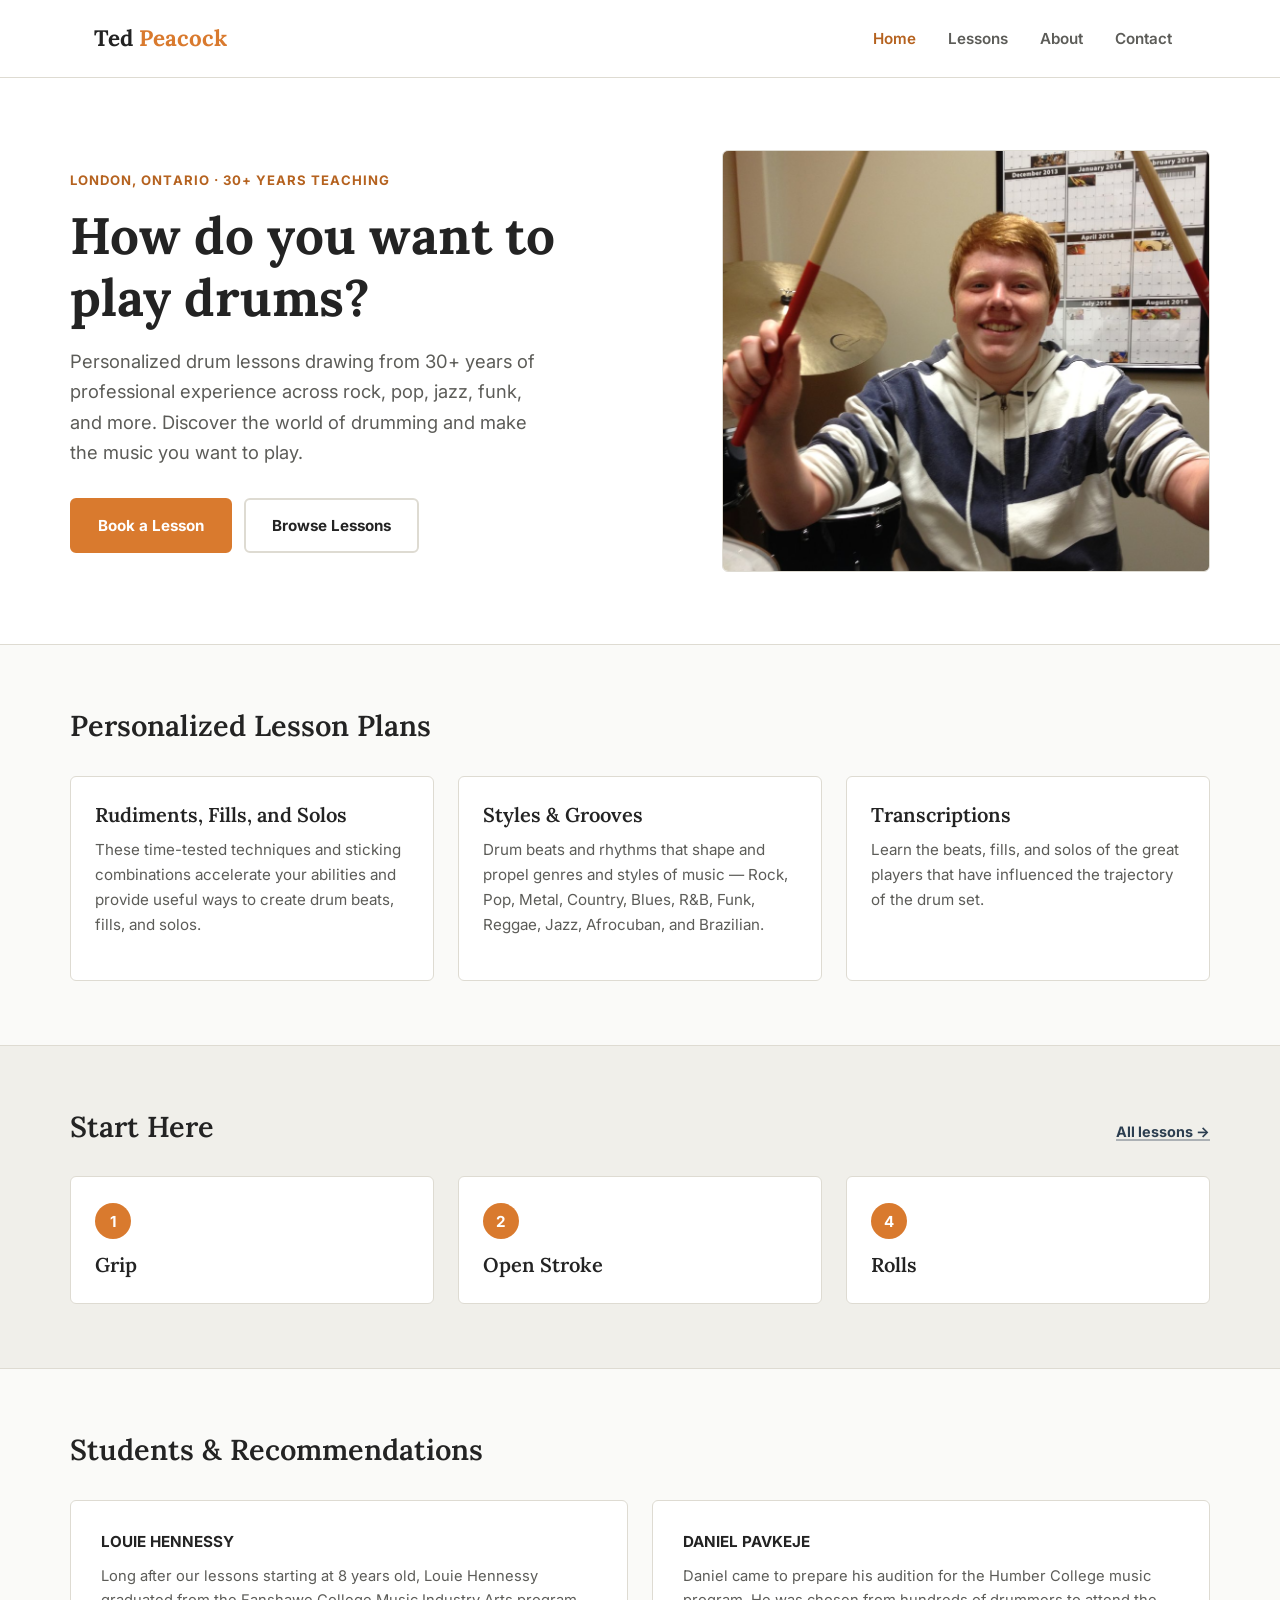
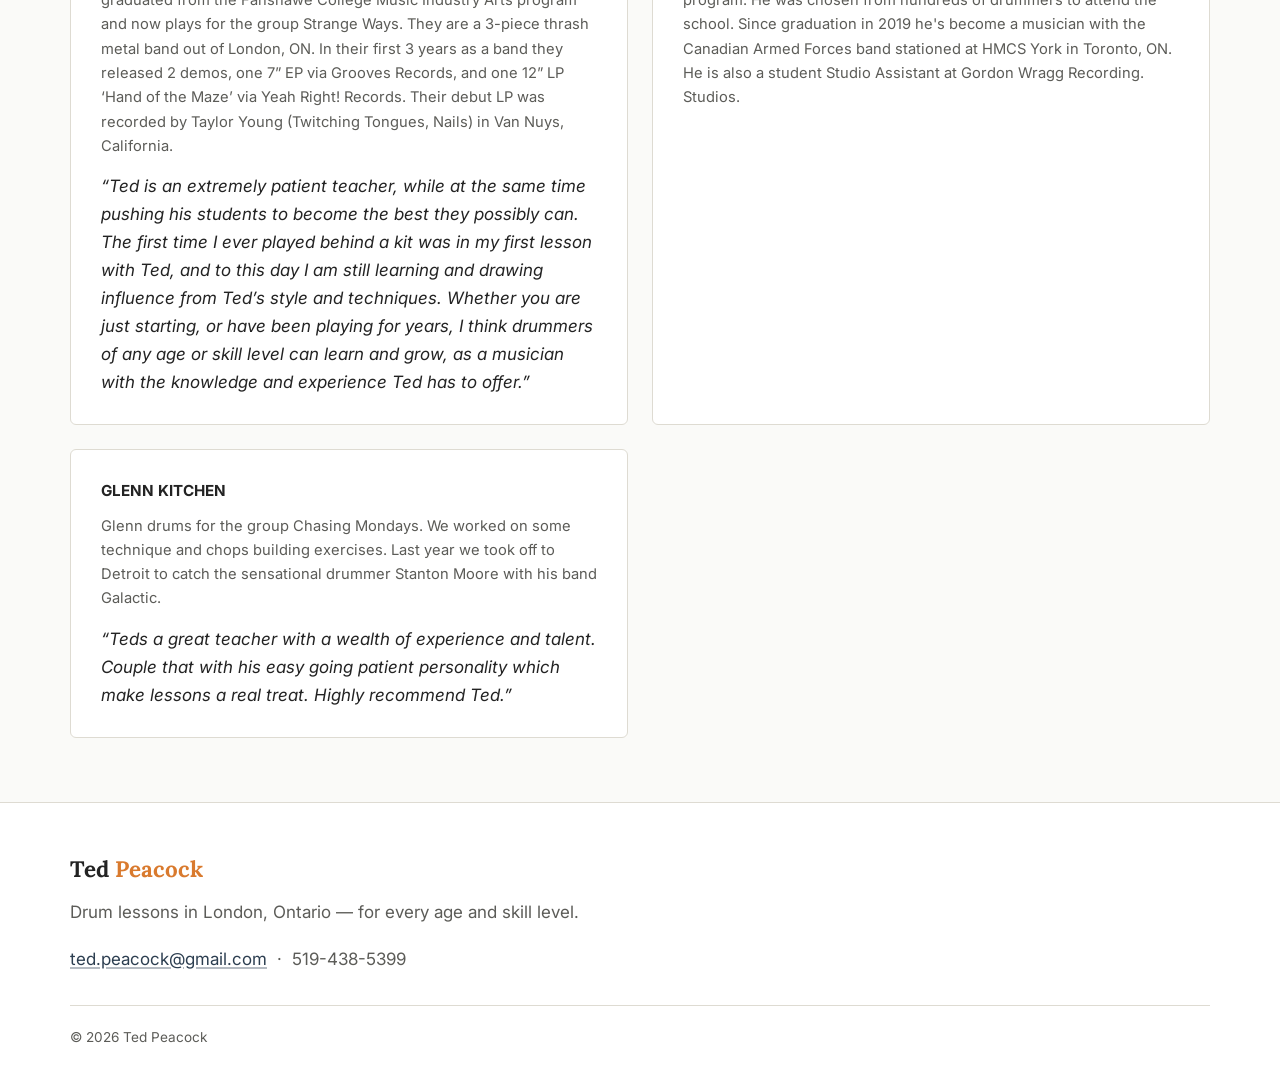
<file: index.html>
<!DOCTYPE html>
<html lang="en">
<head>
<meta charset="UTF-8">
<meta name="viewport" content="width=device-width, initial-scale=1.0">
<title>Ted Peacock — Drum lessons in London, Ontario — for every age and skill level.</title>
<meta name="description" content="Drum lessons with Ted Peacock in London, Ontario. 30+ years of professional experience teaching rudiments, technique, grooves, and transcriptions.">
<link rel="stylesheet" href="/css/style.css">

</head>
<body>
<a class="skip-link" href="#main">Skip to content</a>
<header class="site-header">
  <div class="site-header__inner">
    <a class="wordmark" href="/">Ted <span class="accent">Peacock</span></a>
    <button class="nav-toggle" aria-expanded="false" aria-controls="main-nav" onclick="document.getElementById('main-nav').classList.toggle('is-open'); this.setAttribute('aria-expanded', this.getAttribute('aria-expanded')==='true'?'false':'true');">Menu</button>
    <nav class="main-nav" id="main-nav">
      <a href="/" class="is-active">Home</a>
      <a href="/lessons/" class="">Lessons</a>
      <a href="/about/" class="">About</a>
      <a href="/contact/" class="">Contact</a>
    </nav>
  </div>
</header>
<main id="main">

<section class="hero">
  <div class="hero__inner">
    <div class="hero__text">
      <span class="eyebrow">London, Ontario &middot; 30+ Years Teaching</span>
      <h1>How do you want to play drums?</h1>
      <p class="lede">Personalized drum lessons drawing from 30+ years of professional experience across rock, pop, jazz, funk, and more. Discover the world of drumming and make the music you want to play.</p>
      <div class="hero__cta">
        <a class="btn btn--primary" href="/contact/">Book a Lesson</a>
        <a class="btn btn--ghost" href="/lessons/">Browse Lessons</a>
      </div>
    </div>
    <div class="hero__photo"><img src="/images/Josh-Cropped.jpg" alt="A drum student mid-lesson"></div>
  </div>
</section>

<section class="section">
  <div class="section__header"><h2>Personalized Lesson Plans</h2></div>
  <div class="lesson-grid">
    
<div class="lesson-card" style="cursor:default;">
  <h3 class="lesson-card__title">Rudiments, Fills, and Solos</h3>
  <p style="margin-top:10px; color:var(--muted); font-size:0.95rem;">These time-tested techniques and sticking combinations accelerate your abilities and provide useful ways to create drum beats, fills, and solos.</p>
</div>

<div class="lesson-card" style="cursor:default;">
  <h3 class="lesson-card__title">Styles & Grooves</h3>
  <p style="margin-top:10px; color:var(--muted); font-size:0.95rem;">Drum beats and rhythms that shape and propel genres and styles of music — Rock, Pop, Metal, Country, Blues, R&amp;B, Funk, Reggae, Jazz, Afrocuban, and Brazilian.</p>
</div>

<div class="lesson-card" style="cursor:default;">
  <h3 class="lesson-card__title">Transcriptions</h3>
  <p style="margin-top:10px; color:var(--muted); font-size:0.95rem;">Learn the beats, fills, and solos of the great players that have influenced the trajectory of the drum set.</p>
</div>
  </div>
</section>

<section class="section section--alt">
  <div class="section__header">
    <h2>Start Here</h2>
    <a class="see-all" href="/lessons/">All lessons &rarr;</a>
  </div>
  <div class="lesson-grid">
    
<a class="lesson-card" href="/lesson-1-grip/">
  <span class="lesson-card__number">1</span>
  <h3 class="lesson-card__title">Grip</h3>
</a>

<a class="lesson-card" href="/lesson-2-open-stroke/">
  <span class="lesson-card__number">2</span>
  <h3 class="lesson-card__title">Open Stroke</h3>
</a>

<a class="lesson-card" href="/lesson-4-rolls/">
  <span class="lesson-card__number">4</span>
  <h3 class="lesson-card__title">Rolls</h3>
</a>
  </div>
</section>

<section class="section">
  <div class="section__header"><h2>Students &amp; Recommendations</h2></div>
  <div class="testimonial-grid">
    
<div class="testimonial">
  <div class="testimonial__name">LOUIE HENNESSY</div>
  <div class="testimonial__detail">Long after our lessons starting at 8 years old, Louie Hennessy graduated from the Fanshawe College Music Industry Arts program and now plays for the group Strange Ways. They are a 3-piece thrash metal band out of London, ON. In their first 3 years as a band they released 2 demos, one 7” EP via Grooves Records, and one 12” LP ‘Hand of the Maze’ via Yeah Right! Records. Their debut LP was recorded by Taylor Young (Twitching Tongues, Nails) in Van Nuys, California.</div>
  <p class="testimonial__quote">&ldquo;Ted is an extremely patient teacher, while at the same time pushing his students to become the best they possibly can. The first time I ever played behind a kit was in my first lesson with Ted, and to this day I am still learning and drawing influence from Ted’s style and techniques. Whether you are just starting, or have been playing for years, I think drummers of any age or skill level can learn and grow, as a musician with the knowledge and experience Ted has to offer.&rdquo;</p>
</div>

<div class="testimonial">
  <div class="testimonial__name">DANIEL PAVKEJE</div>
  <div class="testimonial__detail">Daniel came to prepare his audition for the Humber College music program. He was chosen from hundreds of drummers to attend the school. Since graduation in 2019 he's become a musician with the Canadian Armed Forces band stationed at HMCS York in Toronto, ON. He is also a student Studio Assistant at Gordon Wragg Recording. Studios.</div>
  
</div>

<div class="testimonial">
  <div class="testimonial__name">GLENN KITCHEN</div>
  <div class="testimonial__detail">Glenn drums for the group Chasing Mondays. We worked on some technique and chops building exercises. Last year we took off to Detroit to catch the sensational drummer Stanton Moore with his band Galactic.</div>
  <p class="testimonial__quote">&ldquo;Teds a great teacher with a wealth of experience and talent. Couple that with his easy going patient personality which make lessons a real treat. Highly recommend Ted.&rdquo;</p>
</div>
  </div>
</section>

</main>
<footer class="site-footer">
  <div class="footer__grid">
    <div class="footer__brand">
      <a class="wordmark" href="/">Ted <span class="accent">Peacock</span></a>
      <p>Drum lessons in London, Ontario — for every age and skill level.</p>
      <p><a href="mailto:ted.peacock@gmail.com">ted.peacock@gmail.com</a> &nbsp;·&nbsp; 519-438-5399</p>
    </div>
  </div>
  <div class="footer__bottom">
    <span>&copy; 2026 Ted Peacock</span>
  </div>
</footer>
</body>
</html>
</file>
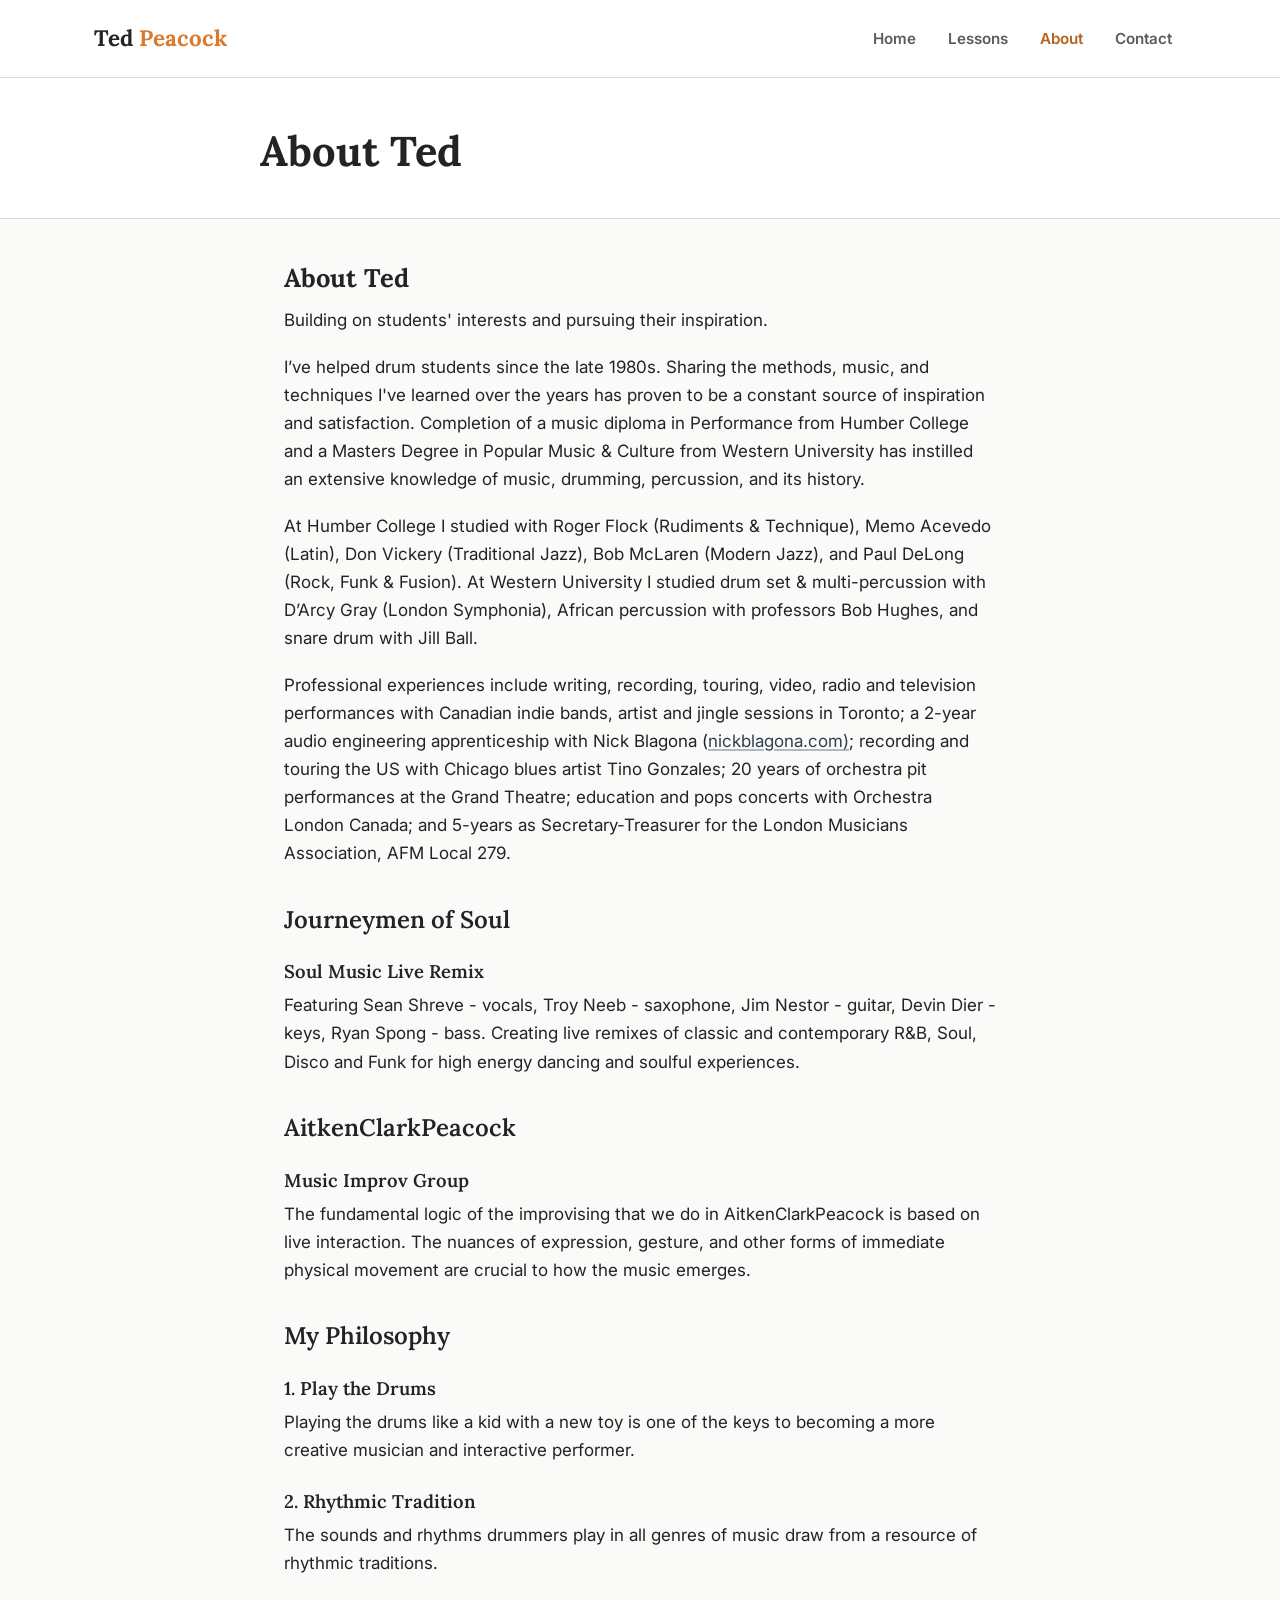
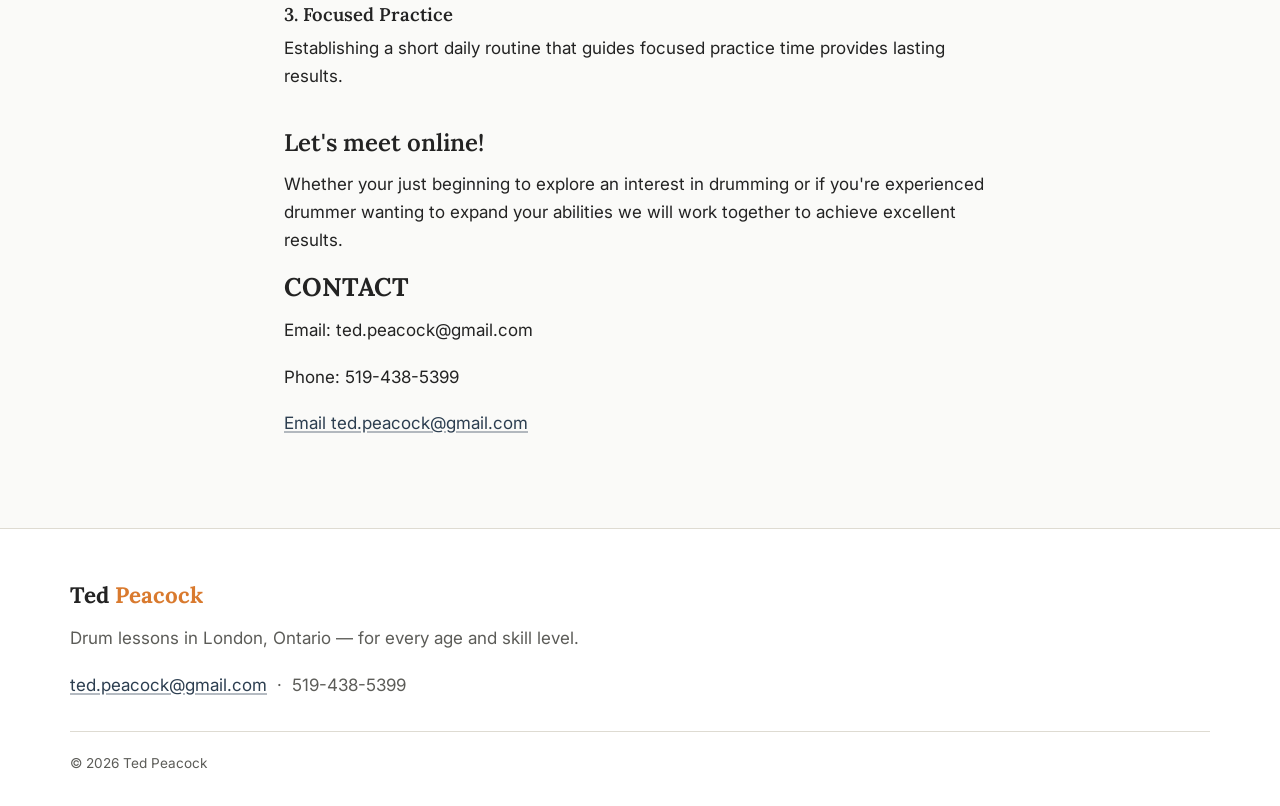
<file: about/index.html>
<!DOCTYPE html>
<html lang="en">
<head>
<meta charset="UTF-8">
<meta name="viewport" content="width=device-width, initial-scale=1.0">
<title>About Ted — Ted Peacock</title>
<meta name="description" content="About Ted Building on students' interests and pursuing their inspiration. I’ve helped drum students since the late 1980s. Sharing the methods, music, and…">
<link rel="stylesheet" href="/css/style.css">

</head>
<body>
<a class="skip-link" href="#main">Skip to content</a>
<header class="site-header">
  <div class="site-header__inner">
    <a class="wordmark" href="/">Ted <span class="accent">Peacock</span></a>
    <button class="nav-toggle" aria-expanded="false" aria-controls="main-nav" onclick="document.getElementById('main-nav').classList.toggle('is-open'); this.setAttribute('aria-expanded', this.getAttribute('aria-expanded')==='true'?'false':'true');">Menu</button>
    <nav class="main-nav" id="main-nav">
      <a href="/" class="">Home</a>
      <a href="/lessons/" class="">Lessons</a>
      <a href="/about/" class="is-active">About</a>
      <a href="/contact/" class="">Contact</a>
    </nav>
  </div>
</header>
<main id="main">

<div class="page-header">
  <div class="page-header__inner">
    <h1>About Ted</h1>
  </div>
</div>
<article class="prose">
  <h1>About Ted</h1>
<p>Building on students' interests and pursuing their inspiration.</p>
<p>I’ve helped drum students since the late 1980s. Sharing the methods, music, and techniques I've learned over the years has proven to be a constant source of inspiration and satisfaction. Completion of a music diploma in Performance from Humber College and a Masters Degree in Popular Music &amp; Culture from Western University has instilled an extensive knowledge of music, drumming, percussion, and its history.</p>
<p>At Humber College I studied with Roger Flock (Rudiments &amp; Technique), Memo Acevedo (Latin), Don Vickery (Traditional Jazz), Bob McLaren (Modern Jazz), and Paul DeLong (Rock, Funk &amp; Fusion). At Western University I studied drum set &amp; multi-percussion with D’Arcy Gray (London Symphonia), African percussion with professors Bob Hughes, and snare drum with Jill Ball.</p>
<p>Professional experiences include writing, recording, touring, video, radio and television performances with Canadian indie bands, artist and jingle sessions in Toronto; a 2-year audio engineering apprenticeship with Nick Blagona (<a href="http://nickblagona.com/">nickblagona.com)</a>; recording and touring the US with Chicago blues artist Tino Gonzales; 20 years of orchestra pit performances at the Grand Theatre; education and pops concerts with Orchestra London Canada; and 5-years as Secretary-Treasurer for the London Musicians Association, AFM Local 279.</p>
<h2>Journeymen of Soul</h2>
<h3>Soul Music Live Remix</h3>
<p>Featuring Sean Shreve - vocals, Troy Neeb - saxophone, Jim Nestor - guitar, Devin Dier - keys, Ryan Spong - bass. Creating live remixes of classic and contemporary R&amp;B, Soul, Disco and Funk for high energy dancing and soulful experiences.</p>
<h2>AitkenClarkPeacock</h2>
<h3>Music Improv Group</h3>
<p>The fundamental logic of the improvising that we do in AitkenClarkPeacock is based on live interaction. The nuances of expression, gesture, and other forms of immediate physical movement are crucial to how the music emerges.</p>
<h2>My Philosophy</h2>
<h3>1. Play the Drums</h3>
<p>Playing the drums like a kid with a new toy is one of the keys to becoming a more creative musician and interactive performer.</p>
<h3>2. Rhythmic Tradition</h3>
<p>The sounds and rhythms drummers play in all genres of music draw from a resource of rhythmic traditions.</p>
<h3>3. Focused Practice</h3>
<p>Establishing a short daily routine that guides focused practice time provides lasting results.</p>
<h2>Let's meet online!</h2>
<p>Whether your just beginning to explore an interest in drumming or if you're experienced drummer wanting to expand your abilities we will work together to achieve excellent results.</p>
<h1>CONTACT</h1>
<p>Email: ted.peacock@gmail.com</p>
<p>Phone: 519-438-5399</p>
<p><a href="mailto:ted.peacock@gmail.com">Email ted.peacock@gmail.com</a></p>
</article>

</main>
<footer class="site-footer">
  <div class="footer__grid">
    <div class="footer__brand">
      <a class="wordmark" href="/">Ted <span class="accent">Peacock</span></a>
      <p>Drum lessons in London, Ontario — for every age and skill level.</p>
      <p><a href="mailto:ted.peacock@gmail.com">ted.peacock@gmail.com</a> &nbsp;·&nbsp; 519-438-5399</p>
    </div>
  </div>
  <div class="footer__bottom">
    <span>&copy; 2026 Ted Peacock</span>
  </div>
</footer>
</body>
</html>
</file>
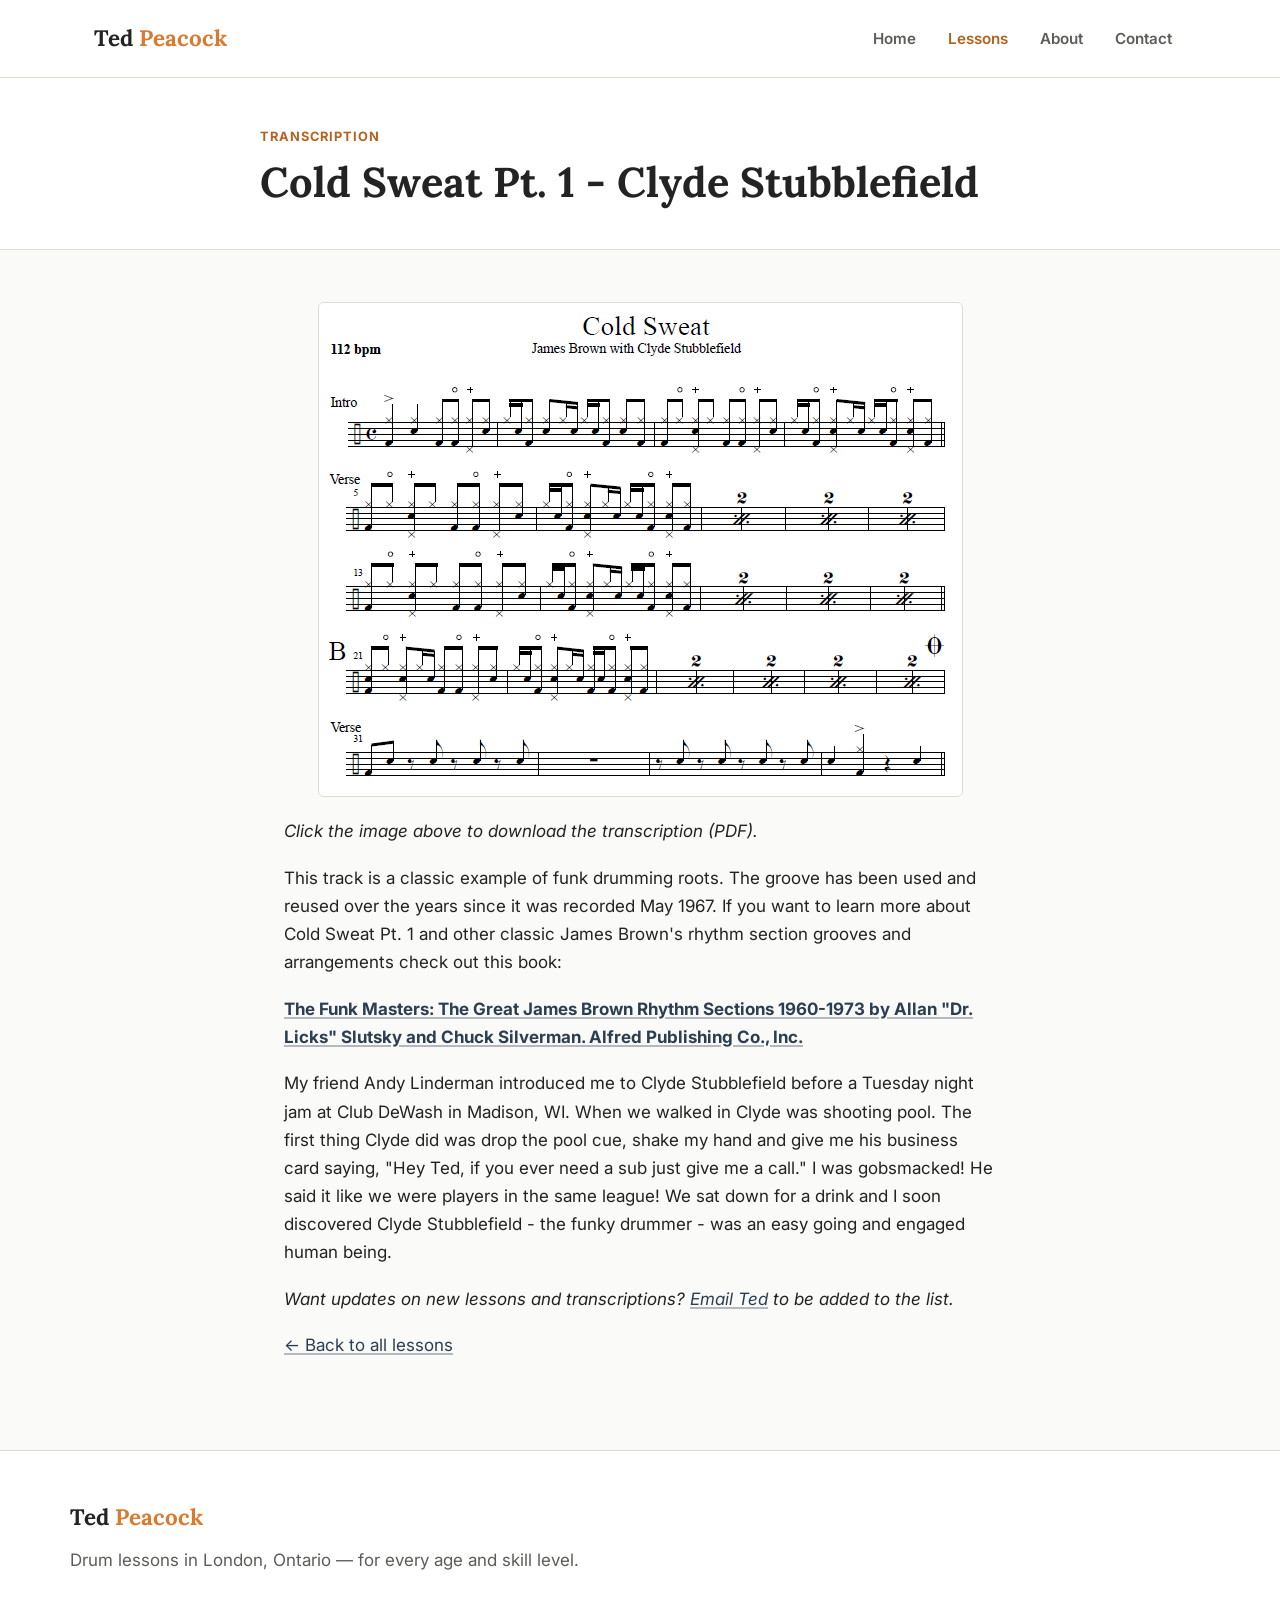
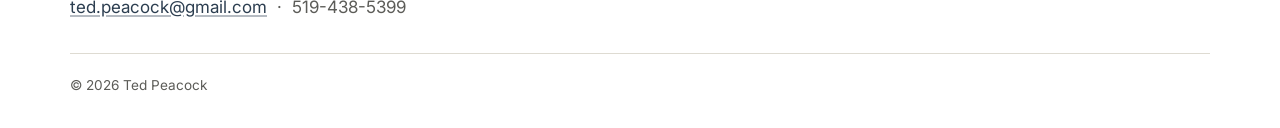
<file: cold-sweat-clyde-stubblefield/index.html>
<!DOCTYPE html>
<html lang="en">
<head>
<meta charset="UTF-8">
<meta name="viewport" content="width=device-width, initial-scale=1.0">
<title>Cold Sweat Pt. 1 - Clyde Stubblefield — Ted Peacock</title>
<meta name="description" content="Click the image above to download the transcription (PDF). This track is a classic example of funk drumming roots. The groove has been used and reused over the…">
<link rel="stylesheet" href="/css/style.css">

</head>
<body>
<a class="skip-link" href="#main">Skip to content</a>
<header class="site-header">
  <div class="site-header__inner">
    <a class="wordmark" href="/">Ted <span class="accent">Peacock</span></a>
    <button class="nav-toggle" aria-expanded="false" aria-controls="main-nav" onclick="document.getElementById('main-nav').classList.toggle('is-open'); this.setAttribute('aria-expanded', this.getAttribute('aria-expanded')==='true'?'false':'true');">Menu</button>
    <nav class="main-nav" id="main-nav">
      <a href="/" class="">Home</a>
      <a href="/lessons/" class="is-active">Lessons</a>
      <a href="/about/" class="">About</a>
      <a href="/contact/" class="">Contact</a>
    </nav>
  </div>
</header>
<main id="main">

<div class="page-header">
  <div class="page-header__inner">
    <span class="eyebrow">Transcription</span>
    <h1>Cold Sweat Pt. 1 - Clyde Stubblefield</h1>
  </div>
</div>
<article class="prose">
  <p><a href="/files/Cold-Sweat.pdf"><img alt="Click to download transcription" src="/images/Cold-Sweat.png" /></a></p>
<p><em>Click the image above to download the transcription (PDF).</em></p>
<p>This track is a classic example of funk drumming roots. The groove has been used and reused over the years since it was recorded May 1967. If you want to learn more about Cold Sweat Pt. 1 and other classic James Brown's rhythm section grooves and arrangements check out this book:</p>
<p><a href="https://www.amazon.ca/Funkmasters-Rhythm-Sections-1960-1973-Guitar/dp/1576234436/ref=sr_1_1?dchild=1&amp;keywords=The+Funkmasters+The+great+James+Brown+Rhythm+Sections+1960-1973&amp;qid=1593712799&amp;sr=8-1"><strong>The Funk Masters: The Great James Brown Rhythm Sections 1960-1973 by Allan "Dr. Licks" Slutsky and Chuck Silverman. Alfred Publishing Co., Inc.</strong></a></p>
<p>My friend Andy Linderman introduced me to Clyde Stubblefield before a Tuesday night jam at Club DeWash in Madison, WI. When we walked in Clyde was shooting pool. The first thing Clyde did was drop the pool cue, shake my hand and give me his business card saying, "Hey Ted, if you ever need a sub just give me a call." I was gobsmacked! He said it like we were players in the same league! We sat down for a drink and I soon discovered Clyde Stubblefield - the funky drummer - was an easy going and engaged human being.</p>
<p><em>Want updates on new lessons and transcriptions? <a href="mailto:ted.peacock@gmail.com">Email Ted</a> to be added to the list.</em></p>
  <p><a href="/lessons/">&larr; Back to all lessons</a></p>
</article>

</main>
<footer class="site-footer">
  <div class="footer__grid">
    <div class="footer__brand">
      <a class="wordmark" href="/">Ted <span class="accent">Peacock</span></a>
      <p>Drum lessons in London, Ontario — for every age and skill level.</p>
      <p><a href="mailto:ted.peacock@gmail.com">ted.peacock@gmail.com</a> &nbsp;·&nbsp; 519-438-5399</p>
    </div>
  </div>
  <div class="footer__bottom">
    <span>&copy; 2026 Ted Peacock</span>
  </div>
</footer>
</body>
</html>
</file>
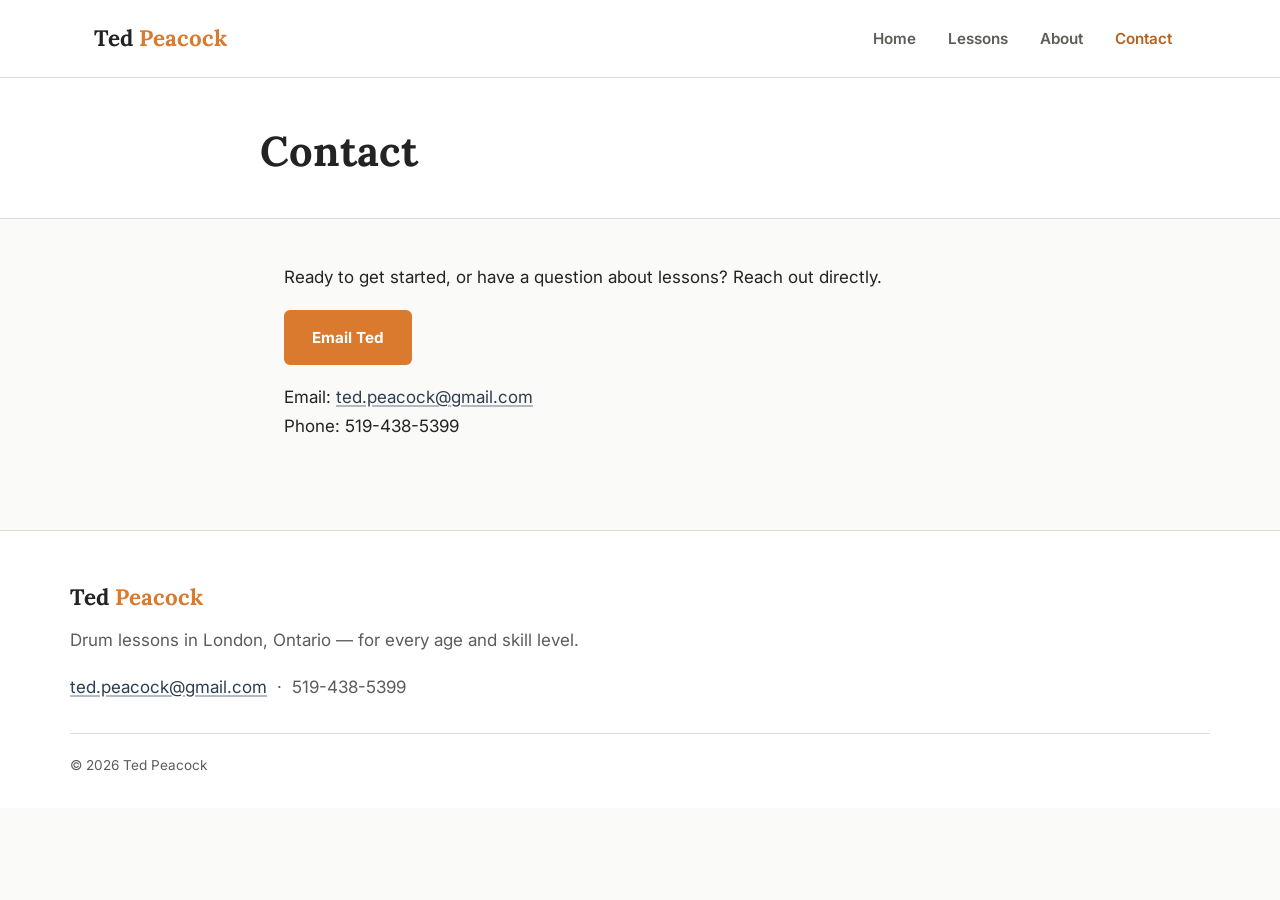
<file: contact/index.html>
<!DOCTYPE html>
<html lang="en">
<head>
<meta charset="UTF-8">
<meta name="viewport" content="width=device-width, initial-scale=1.0">
<title>Contact — Ted Peacock</title>
<meta name="description" content="Contact Ted Peacock about drum lessons.">
<link rel="stylesheet" href="/css/style.css">

</head>
<body>
<a class="skip-link" href="#main">Skip to content</a>
<header class="site-header">
  <div class="site-header__inner">
    <a class="wordmark" href="/">Ted <span class="accent">Peacock</span></a>
    <button class="nav-toggle" aria-expanded="false" aria-controls="main-nav" onclick="document.getElementById('main-nav').classList.toggle('is-open'); this.setAttribute('aria-expanded', this.getAttribute('aria-expanded')==='true'?'false':'true');">Menu</button>
    <nav class="main-nav" id="main-nav">
      <a href="/" class="">Home</a>
      <a href="/lessons/" class="">Lessons</a>
      <a href="/about/" class="">About</a>
      <a href="/contact/" class="is-active">Contact</a>
    </nav>
  </div>
</header>
<main id="main">

<div class="page-header">
  <div class="page-header__inner">
    <h1>Contact</h1>
  </div>
</div>
<article class="prose">
  <p>Ready to get started, or have a question about lessons? Reach out directly.</p>
  <p><a class="btn btn--primary" href="mailto:ted.peacock@gmail.com?subject=Drum%20Lesson%20Inquiry">Email Ted</a></p>
  <p>Email: <a href="mailto:ted.peacock@gmail.com">ted.peacock@gmail.com</a><br>
  Phone: 519-438-5399</p>
</article>

</main>
<footer class="site-footer">
  <div class="footer__grid">
    <div class="footer__brand">
      <a class="wordmark" href="/">Ted <span class="accent">Peacock</span></a>
      <p>Drum lessons in London, Ontario — for every age and skill level.</p>
      <p><a href="mailto:ted.peacock@gmail.com">ted.peacock@gmail.com</a> &nbsp;·&nbsp; 519-438-5399</p>
    </div>
  </div>
  <div class="footer__bottom">
    <span>&copy; 2026 Ted Peacock</span>
  </div>
</footer>
</body>
</html>
</file>
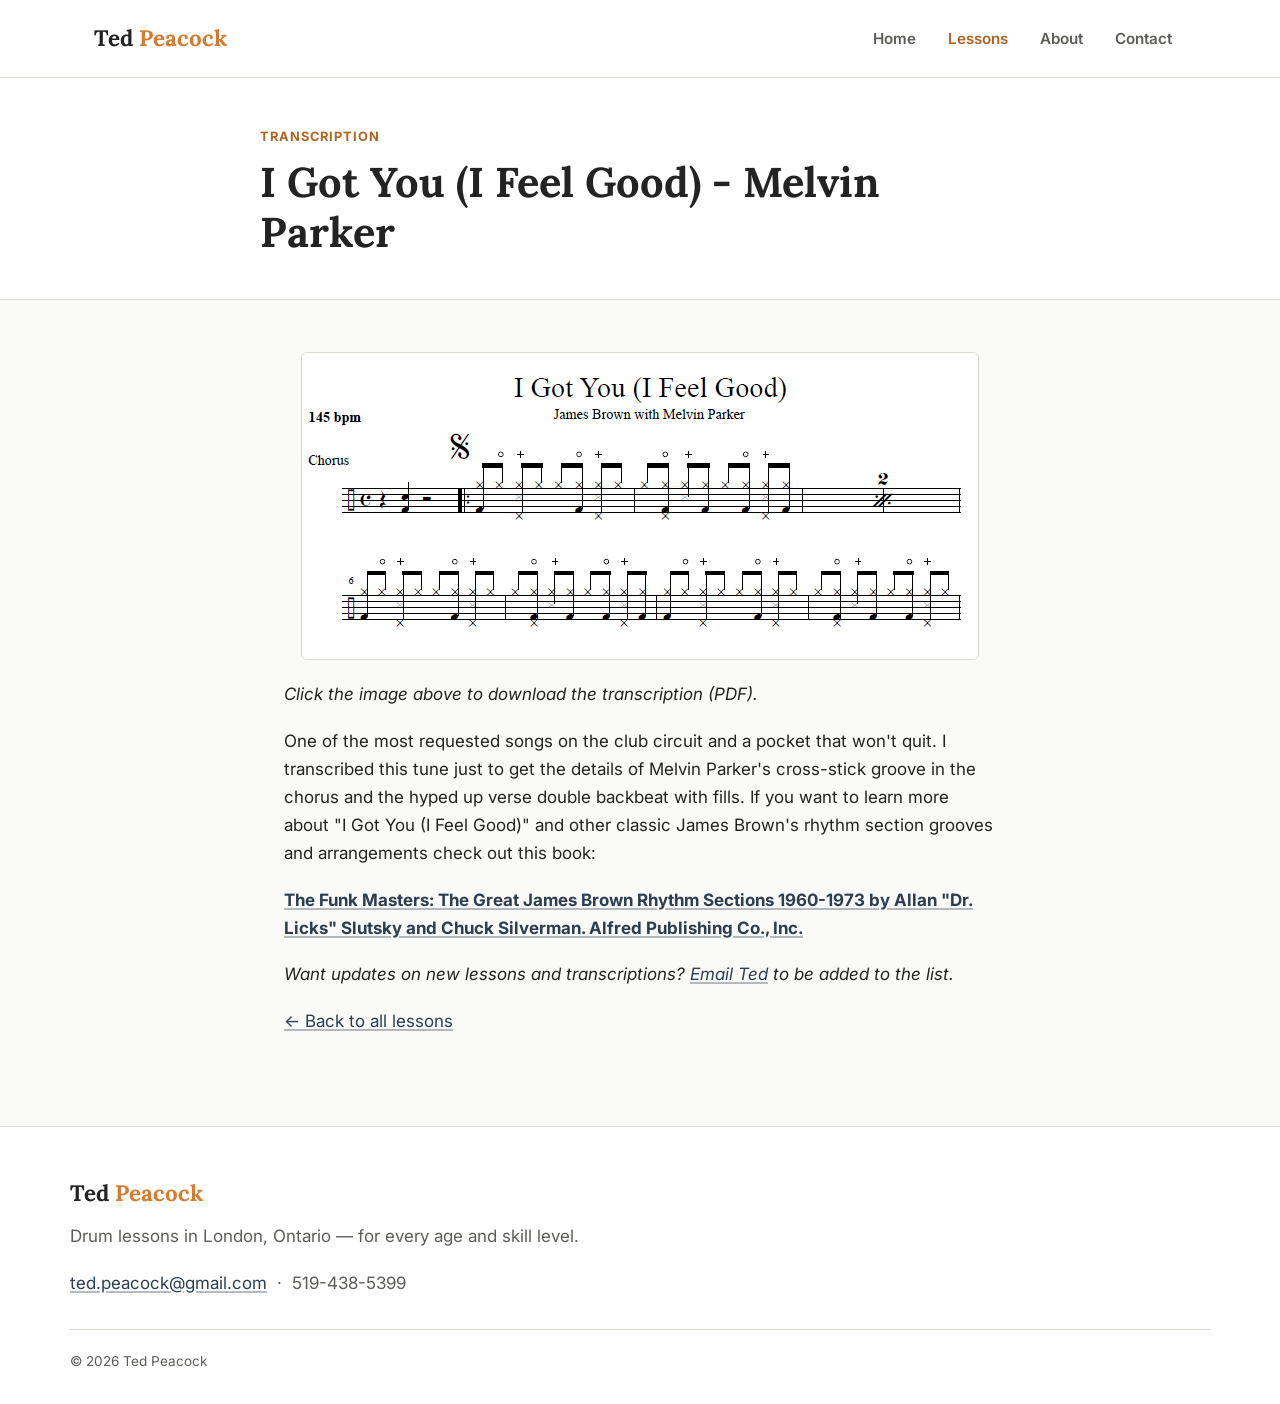
<file: i-got-you-james-brown-melvin-parker/index.html>
<!DOCTYPE html>
<html lang="en">
<head>
<meta charset="UTF-8">
<meta name="viewport" content="width=device-width, initial-scale=1.0">
<title>I Got You (I Feel Good) - Melvin Parker — Ted Peacock</title>
<meta name="description" content="Click the image above to download the transcription (PDF). One of the most requested songs on the club circuit and a pocket that won't quit. I transcribed this…">
<link rel="stylesheet" href="/css/style.css">

</head>
<body>
<a class="skip-link" href="#main">Skip to content</a>
<header class="site-header">
  <div class="site-header__inner">
    <a class="wordmark" href="/">Ted <span class="accent">Peacock</span></a>
    <button class="nav-toggle" aria-expanded="false" aria-controls="main-nav" onclick="document.getElementById('main-nav').classList.toggle('is-open'); this.setAttribute('aria-expanded', this.getAttribute('aria-expanded')==='true'?'false':'true');">Menu</button>
    <nav class="main-nav" id="main-nav">
      <a href="/" class="">Home</a>
      <a href="/lessons/" class="is-active">Lessons</a>
      <a href="/about/" class="">About</a>
      <a href="/contact/" class="">Contact</a>
    </nav>
  </div>
</header>
<main id="main">

<div class="page-header">
  <div class="page-header__inner">
    <span class="eyebrow">Transcription</span>
    <h1>I Got You (I Feel Good) - Melvin Parker</h1>
  </div>
</div>
<article class="prose">
  <p><a href="/files/I-Got-You-I-Feel-Good-1.pdf"><img alt="Click to download transcription" src="/images/I-Got-You-I-Feel-Good.png" /></a></p>
<p><em>Click the image above to download the transcription (PDF).</em></p>
<p>One of the most requested songs on the club circuit and a pocket that won't quit. I transcribed this tune just to get the details of Melvin Parker's cross-stick groove in the chorus and the hyped up verse double backbeat with fills. If you want to learn more about "I Got You (I Feel Good)" and other classic James Brown's rhythm section grooves and arrangements check out this book:</p>
<p><a href="https://www.amazon.ca/Funkmasters-Rhythm-Sections-1960-1973-Guitar/dp/1576234436/ref=sr_1_1?dchild=1&amp;keywords=The+Funkmasters+The+great+James+Brown+Rhythm+Sections+1960-1973&amp;qid=1593712799&amp;sr=8-1"><strong>The Funk Masters: The Great James Brown Rhythm Sections 1960-1973 by Allan "Dr. Licks" Slutsky and Chuck Silverman. Alfred Publishing Co., Inc.</strong></a></p>
<p><em>Want updates on new lessons and transcriptions? <a href="mailto:ted.peacock@gmail.com">Email Ted</a> to be added to the list.</em></p>
  <p><a href="/lessons/">&larr; Back to all lessons</a></p>
</article>

</main>
<footer class="site-footer">
  <div class="footer__grid">
    <div class="footer__brand">
      <a class="wordmark" href="/">Ted <span class="accent">Peacock</span></a>
      <p>Drum lessons in London, Ontario — for every age and skill level.</p>
      <p><a href="mailto:ted.peacock@gmail.com">ted.peacock@gmail.com</a> &nbsp;·&nbsp; 519-438-5399</p>
    </div>
  </div>
  <div class="footer__bottom">
    <span>&copy; 2026 Ted Peacock</span>
  </div>
</footer>
</body>
</html>
</file>
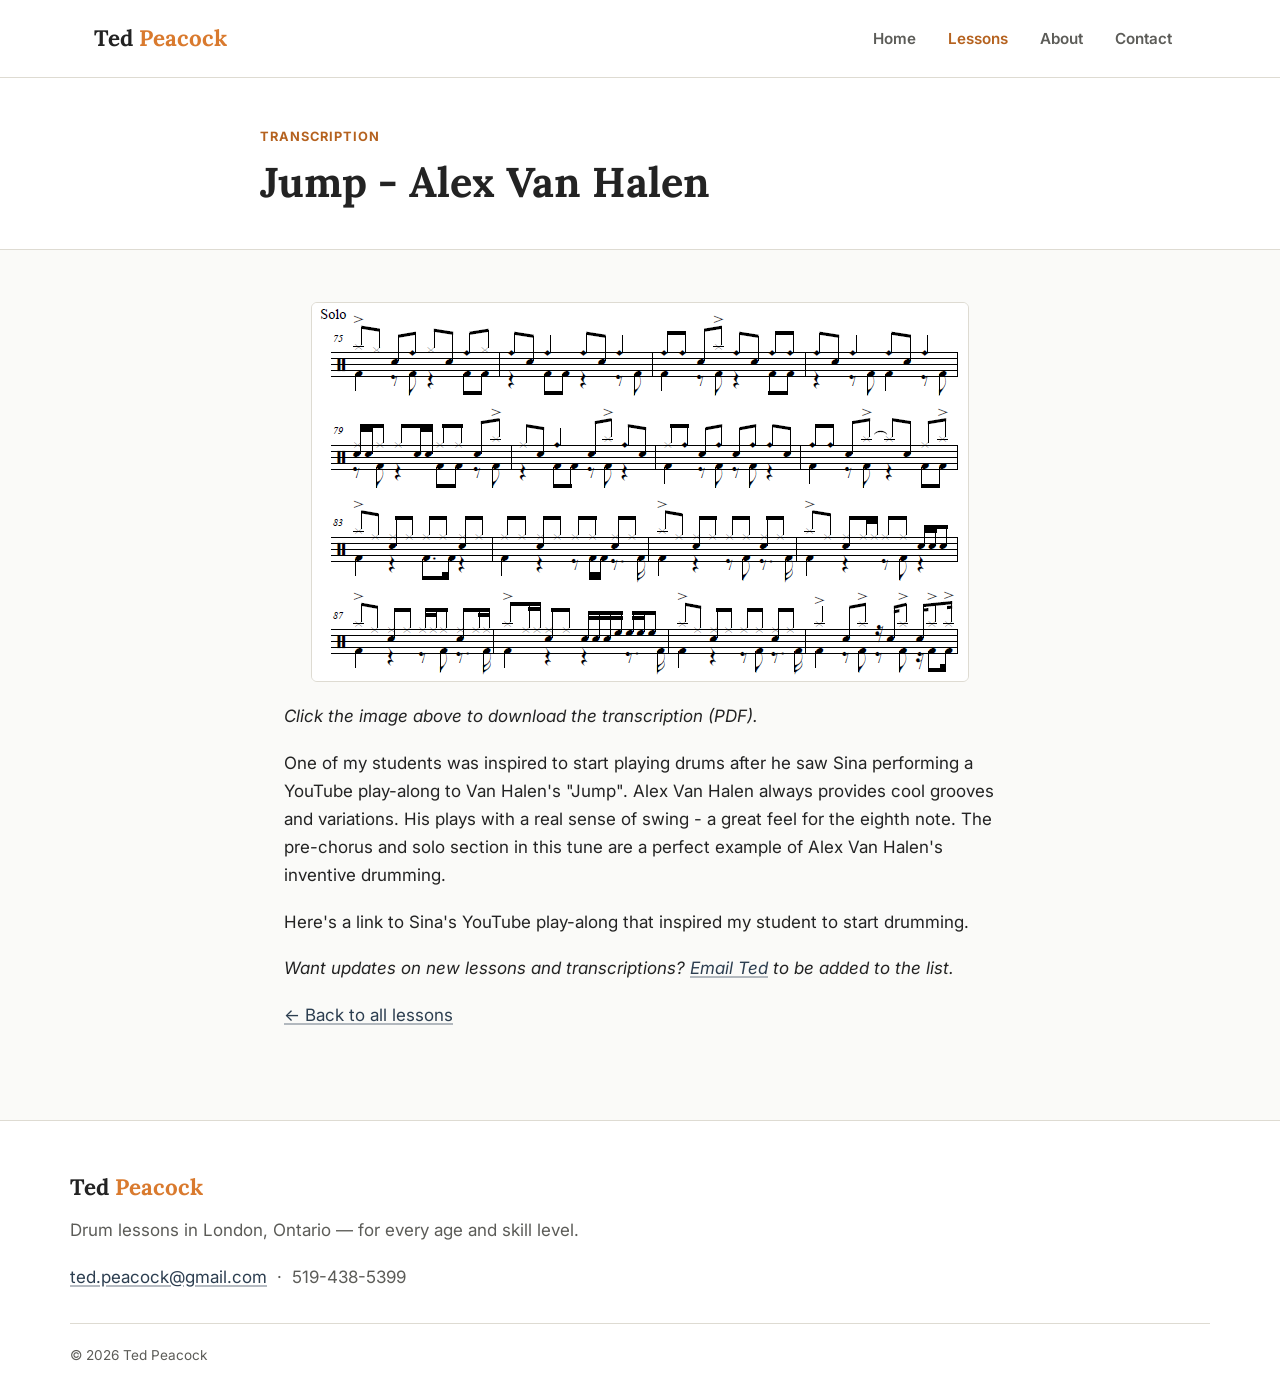
<file: jump-alex-van-halen/index.html>
<!DOCTYPE html>
<html lang="en">
<head>
<meta charset="UTF-8">
<meta name="viewport" content="width=device-width, initial-scale=1.0">
<title>Jump - Alex Van Halen — Ted Peacock</title>
<meta name="description" content="Click the image above to download the transcription (PDF). One of my students was inspired to start playing drums after he saw Sina performing a YouTube…">
<link rel="stylesheet" href="/css/style.css">

</head>
<body>
<a class="skip-link" href="#main">Skip to content</a>
<header class="site-header">
  <div class="site-header__inner">
    <a class="wordmark" href="/">Ted <span class="accent">Peacock</span></a>
    <button class="nav-toggle" aria-expanded="false" aria-controls="main-nav" onclick="document.getElementById('main-nav').classList.toggle('is-open'); this.setAttribute('aria-expanded', this.getAttribute('aria-expanded')==='true'?'false':'true');">Menu</button>
    <nav class="main-nav" id="main-nav">
      <a href="/" class="">Home</a>
      <a href="/lessons/" class="is-active">Lessons</a>
      <a href="/about/" class="">About</a>
      <a href="/contact/" class="">Contact</a>
    </nav>
  </div>
</header>
<main id="main">

<div class="page-header">
  <div class="page-header__inner">
    <span class="eyebrow">Transcription</span>
    <h1>Jump - Alex Van Halen</h1>
  </div>
</div>
<article class="prose">
  <p><a href="/files/Jump.pdf"><img alt="Click to download transcription" src="/images/Jump-Solo-Section.png" /></a></p>
<p><em>Click the image above to download the transcription (PDF).</em></p>
<p>One of my students was inspired to start playing drums after he saw Sina performing a YouTube play-along to Van Halen's "Jump". Alex Van Halen always provides cool grooves and variations. His plays with a real sense of swing - a great feel for the eighth note. The pre-chorus and solo section in this tune are a perfect example of Alex Van Halen's inventive drumming.</p>
<p>Here's a link to Sina's YouTube play-along that inspired my student to start drumming.</p>
<p><em>Want updates on new lessons and transcriptions? <a href="mailto:ted.peacock@gmail.com">Email Ted</a> to be added to the list.</em></p>
  <p><a href="/lessons/">&larr; Back to all lessons</a></p>
</article>

</main>
<footer class="site-footer">
  <div class="footer__grid">
    <div class="footer__brand">
      <a class="wordmark" href="/">Ted <span class="accent">Peacock</span></a>
      <p>Drum lessons in London, Ontario — for every age and skill level.</p>
      <p><a href="mailto:ted.peacock@gmail.com">ted.peacock@gmail.com</a> &nbsp;·&nbsp; 519-438-5399</p>
    </div>
  </div>
  <div class="footer__bottom">
    <span>&copy; 2026 Ted Peacock</span>
  </div>
</footer>
</body>
</html>
</file>
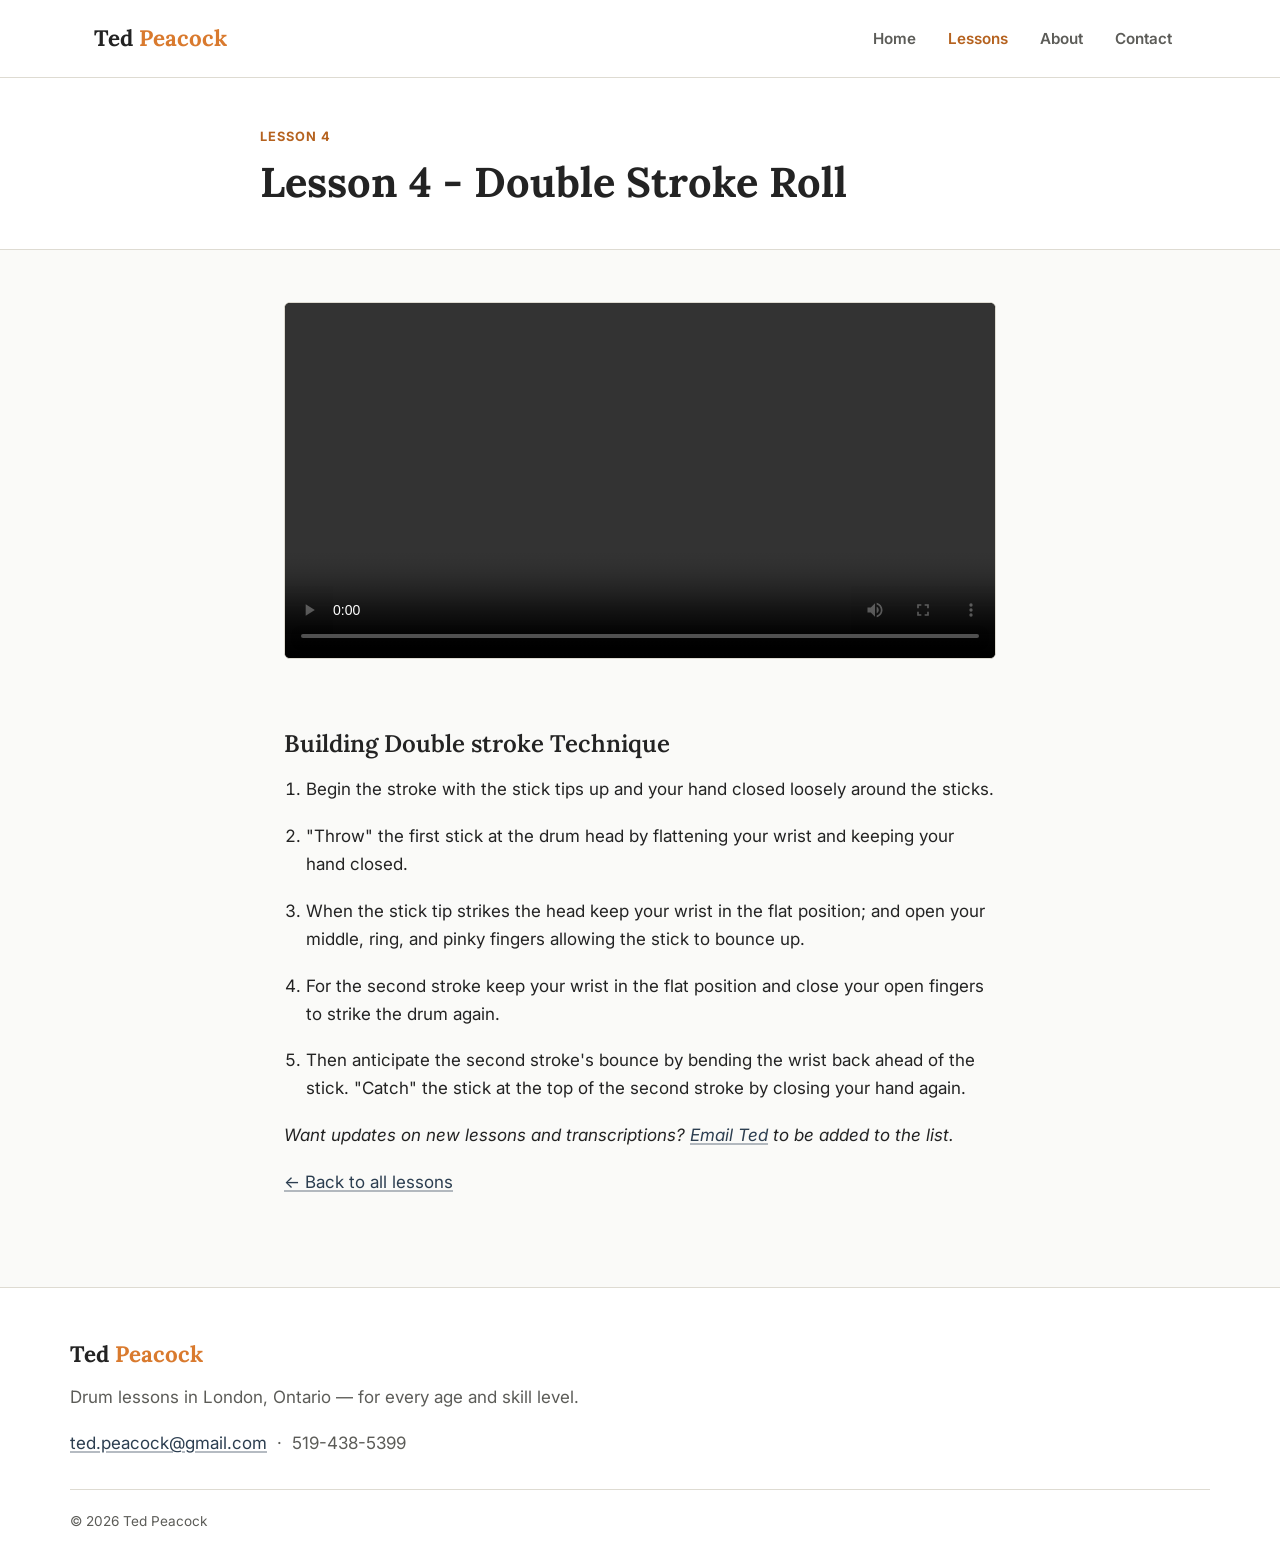
<file: lesson-4-double-stroke-roll/index.html>
<!DOCTYPE html>
<html lang="en">
<head>
<meta charset="UTF-8">
<meta name="viewport" content="width=device-width, initial-scale=1.0">
<title>Lesson 4 - Double Stroke Roll — Ted Peacock</title>
<meta name="description" content="Building Double stroke Technique 1. Begin the stroke with the stick tips up and your hand closed loosely around the sticks. 2. 'Throw' the first stick at the…">
<link rel="stylesheet" href="/css/style.css">

</head>
<body>
<a class="skip-link" href="#main">Skip to content</a>
<header class="site-header">
  <div class="site-header__inner">
    <a class="wordmark" href="/">Ted <span class="accent">Peacock</span></a>
    <button class="nav-toggle" aria-expanded="false" aria-controls="main-nav" onclick="document.getElementById('main-nav').classList.toggle('is-open'); this.setAttribute('aria-expanded', this.getAttribute('aria-expanded')==='true'?'false':'true');">Menu</button>
    <nav class="main-nav" id="main-nav">
      <a href="/" class="">Home</a>
      <a href="/lessons/" class="is-active">Lessons</a>
      <a href="/about/" class="">About</a>
      <a href="/contact/" class="">Contact</a>
    </nav>
  </div>
</header>
<main id="main">

<div class="page-header">
  <div class="page-header__inner">
    <span class="eyebrow">Lesson 4</span>
    <h1>Lesson 4 - Double Stroke Roll</h1>
  </div>
</div>
<article class="prose">
  <video controls="" src="/video/Double-Stroke-Ex-1.mp4"></video>

<h2>Building Double stroke Technique</h2>
<ol>
<li>
<p>Begin the stroke with the stick tips up and your hand closed loosely around the sticks.</p>
</li>
<li>
<p>"Throw" the first stick at the drum head by flattening your wrist and keeping your hand closed.</p>
</li>
<li>
<p>When the stick tip strikes the head keep your wrist in the flat position; and open your middle, ring, and pinky fingers allowing the stick to bounce up.</p>
</li>
<li>
<p>For the second stroke keep your wrist in the flat position and close your open fingers to strike the drum again.</p>
</li>
<li>
<p>Then anticipate the second stroke's bounce by bending the wrist back ahead of the stick. "Catch" the stick at the top of the second stroke by closing your hand again.</p>
</li>
</ol>
<p><em>Want updates on new lessons and transcriptions? <a href="mailto:ted.peacock@gmail.com">Email Ted</a> to be added to the list.</em></p>
  <p><a href="/lessons/">&larr; Back to all lessons</a></p>
</article>

</main>
<footer class="site-footer">
  <div class="footer__grid">
    <div class="footer__brand">
      <a class="wordmark" href="/">Ted <span class="accent">Peacock</span></a>
      <p>Drum lessons in London, Ontario — for every age and skill level.</p>
      <p><a href="mailto:ted.peacock@gmail.com">ted.peacock@gmail.com</a> &nbsp;·&nbsp; 519-438-5399</p>
    </div>
  </div>
  <div class="footer__bottom">
    <span>&copy; 2026 Ted Peacock</span>
  </div>
</footer>
</body>
</html>
</file>
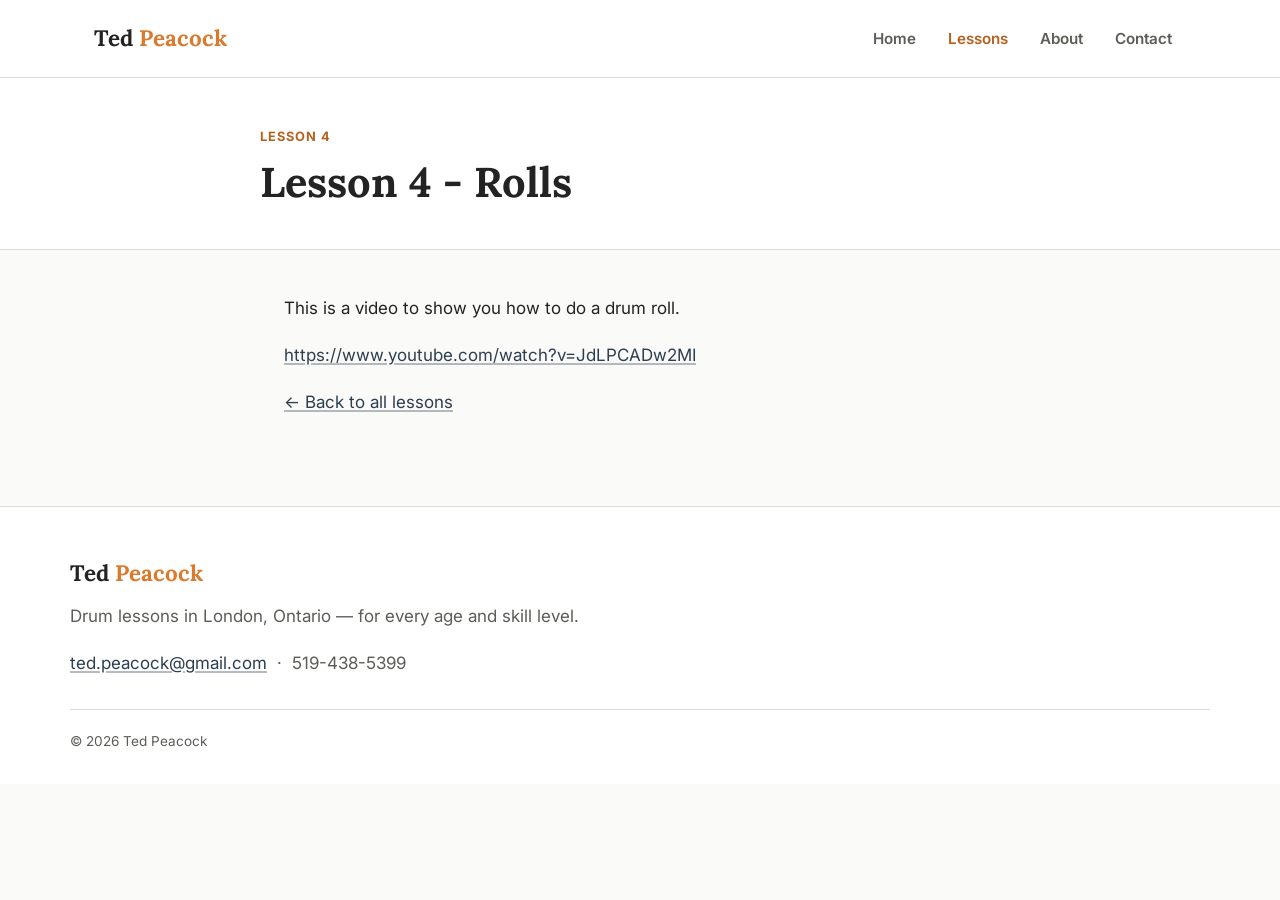
<file: lesson-4-rolls/index.html>
<!DOCTYPE html>
<html lang="en">
<head>
<meta charset="UTF-8">
<meta name="viewport" content="width=device-width, initial-scale=1.0">
<title>Lesson 4 - Rolls — Ted Peacock</title>
<meta name="description" content="This is a video to show you how to do a drum roll.">
<link rel="stylesheet" href="/css/style.css">

</head>
<body>
<a class="skip-link" href="#main">Skip to content</a>
<header class="site-header">
  <div class="site-header__inner">
    <a class="wordmark" href="/">Ted <span class="accent">Peacock</span></a>
    <button class="nav-toggle" aria-expanded="false" aria-controls="main-nav" onclick="document.getElementById('main-nav').classList.toggle('is-open'); this.setAttribute('aria-expanded', this.getAttribute('aria-expanded')==='true'?'false':'true');">Menu</button>
    <nav class="main-nav" id="main-nav">
      <a href="/" class="">Home</a>
      <a href="/lessons/" class="is-active">Lessons</a>
      <a href="/about/" class="">About</a>
      <a href="/contact/" class="">Contact</a>
    </nav>
  </div>
</header>
<main id="main">

<div class="page-header">
  <div class="page-header__inner">
    <span class="eyebrow">Lesson 4</span>
    <h1>Lesson 4 - Rolls</h1>
  </div>
</div>
<article class="prose">
  <p>This is a video to show you how to do a drum roll.</p>
<p><a href="https://www.youtube.com/watch?v=JdLPCADw2MI">https://www.youtube.com/watch?v=JdLPCADw2MI</a></p>
  <p><a href="/lessons/">&larr; Back to all lessons</a></p>
</article>

</main>
<footer class="site-footer">
  <div class="footer__grid">
    <div class="footer__brand">
      <a class="wordmark" href="/">Ted <span class="accent">Peacock</span></a>
      <p>Drum lessons in London, Ontario — for every age and skill level.</p>
      <p><a href="mailto:ted.peacock@gmail.com">ted.peacock@gmail.com</a> &nbsp;·&nbsp; 519-438-5399</p>
    </div>
  </div>
  <div class="footer__bottom">
    <span>&copy; 2026 Ted Peacock</span>
  </div>
</footer>
</body>
</html>
</file>
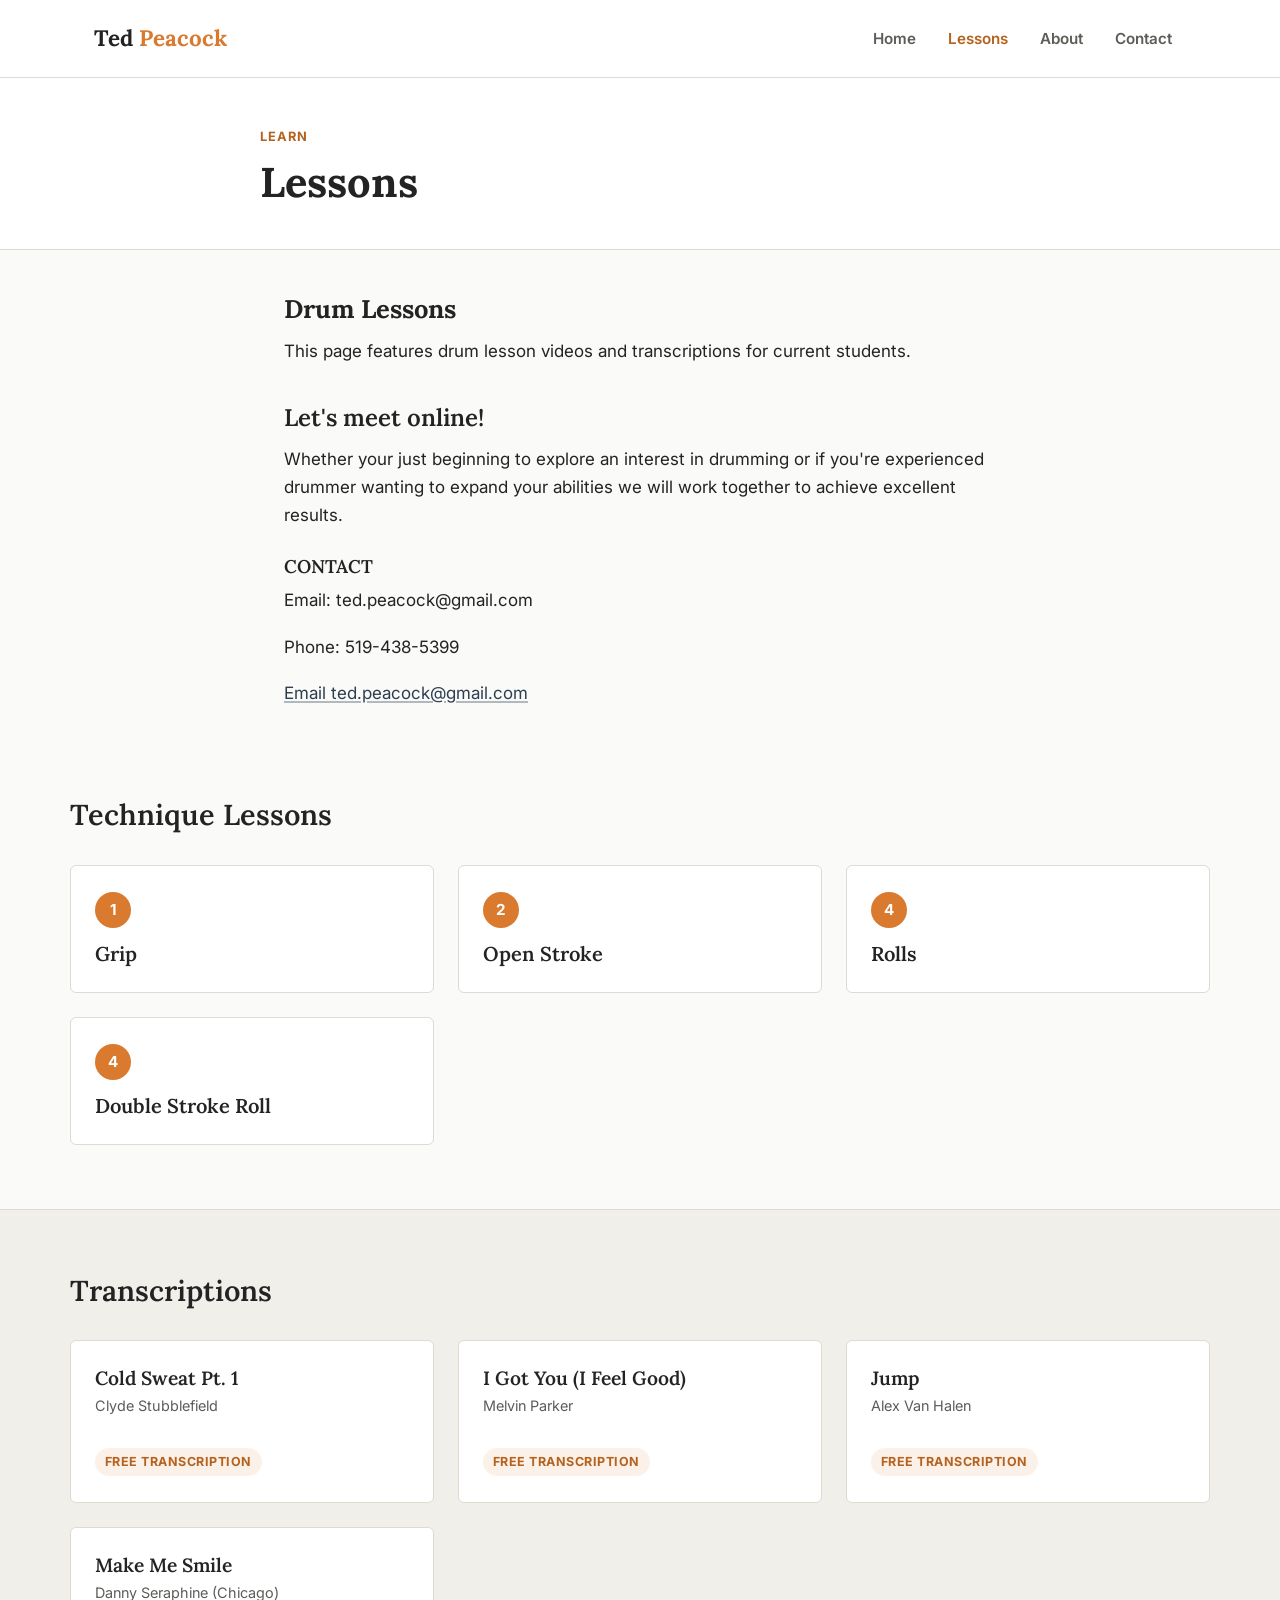
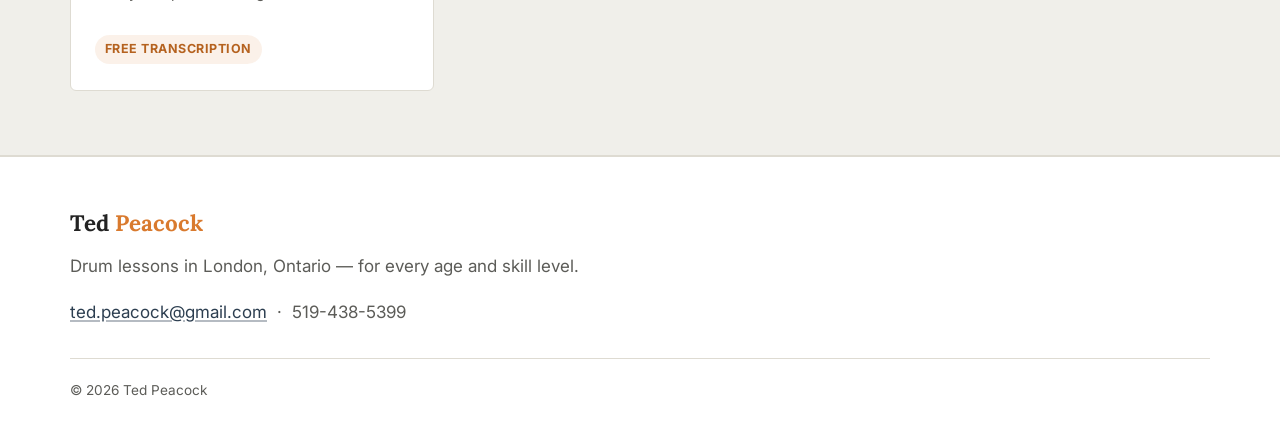
<file: lessons/index.html>
<!DOCTYPE html>
<html lang="en">
<head>
<meta charset="UTF-8">
<meta name="viewport" content="width=device-width, initial-scale=1.0">
<title>Lessons — Ted Peacock</title>
<meta name="description" content="Drum technique lessons and song transcriptions with Ted Peacock.">
<link rel="stylesheet" href="/css/style.css">

</head>
<body>
<a class="skip-link" href="#main">Skip to content</a>
<header class="site-header">
  <div class="site-header__inner">
    <a class="wordmark" href="/">Ted <span class="accent">Peacock</span></a>
    <button class="nav-toggle" aria-expanded="false" aria-controls="main-nav" onclick="document.getElementById('main-nav').classList.toggle('is-open'); this.setAttribute('aria-expanded', this.getAttribute('aria-expanded')==='true'?'false':'true');">Menu</button>
    <nav class="main-nav" id="main-nav">
      <a href="/" class="">Home</a>
      <a href="/lessons/" class="is-active">Lessons</a>
      <a href="/about/" class="">About</a>
      <a href="/contact/" class="">Contact</a>
    </nav>
  </div>
</header>
<main id="main">

<div class="page-header">
  <div class="page-header__inner">
    <span class="eyebrow">Learn</span>
    <h1>Lessons</h1>
  </div>
</div>
<article class="prose" style="padding-bottom:8px;">
  <h1>Drum Lessons</h1>
<p>This page features drum lesson videos and transcriptions for current students.</p>
<h2>Let's meet online!</h2>
<p>Whether your just beginning to explore an interest in drumming or if you're experienced drummer wanting to expand your abilities we will work together to achieve excellent results.</p>
<h3>CONTACT</h3>
<p>Email: ted.peacock@gmail.com</p>
<p>Phone: 519-438-5399</p>
<p><a href="mailto:ted.peacock@gmail.com">Email ted.peacock@gmail.com</a></p>
</article>
<div class="section">
  <div class="section__header"><h2>Technique Lessons</h2></div>
  <div class="lesson-grid">
    
<a class="lesson-card" href="/lesson-1-grip/">
  <span class="lesson-card__number">1</span>
  <h3 class="lesson-card__title">Grip</h3>
</a>

<a class="lesson-card" href="/lesson-2-open-stroke/">
  <span class="lesson-card__number">2</span>
  <h3 class="lesson-card__title">Open Stroke</h3>
</a>

<a class="lesson-card" href="/lesson-4-rolls/">
  <span class="lesson-card__number">4</span>
  <h3 class="lesson-card__title">Rolls</h3>
</a>

<a class="lesson-card" href="/lesson-4-double-stroke-roll/">
  <span class="lesson-card__number">4</span>
  <h3 class="lesson-card__title">Double Stroke Roll</h3>
</a>
  </div>
</div>
<div class="section section--alt">
  <div class="section__header"><h2>Transcriptions</h2></div>
  <div class="lesson-grid">
    
<a class="transcription-card" href="/cold-sweat-clyde-stubblefield/">
  <h3 class="transcription-card__title">Cold Sweat Pt. 1</h3>
  <p class="transcription-card__subtitle">Clyde Stubblefield</p>
  <span class="transcription-card__badge">Free Transcription</span>
</a>

<a class="transcription-card" href="/i-got-you-james-brown-melvin-parker/">
  <h3 class="transcription-card__title">I Got You (I Feel Good)</h3>
  <p class="transcription-card__subtitle">Melvin Parker</p>
  <span class="transcription-card__badge">Free Transcription</span>
</a>

<a class="transcription-card" href="/jump-alex-van-halen/">
  <h3 class="transcription-card__title">Jump</h3>
  <p class="transcription-card__subtitle">Alex Van Halen</p>
  <span class="transcription-card__badge">Free Transcription</span>
</a>

<a class="transcription-card" href="/make-me-smile-danny-seraphine-chicago/">
  <h3 class="transcription-card__title">Make Me Smile</h3>
  <p class="transcription-card__subtitle">Danny Seraphine (Chicago)</p>
  <span class="transcription-card__badge">Free Transcription</span>
</a>
  </div>
</div>

</main>
<footer class="site-footer">
  <div class="footer__grid">
    <div class="footer__brand">
      <a class="wordmark" href="/">Ted <span class="accent">Peacock</span></a>
      <p>Drum lessons in London, Ontario — for every age and skill level.</p>
      <p><a href="mailto:ted.peacock@gmail.com">ted.peacock@gmail.com</a> &nbsp;·&nbsp; 519-438-5399</p>
    </div>
  </div>
  <div class="footer__bottom">
    <span>&copy; 2026 Ted Peacock</span>
  </div>
</footer>
</body>
</html>
</file>
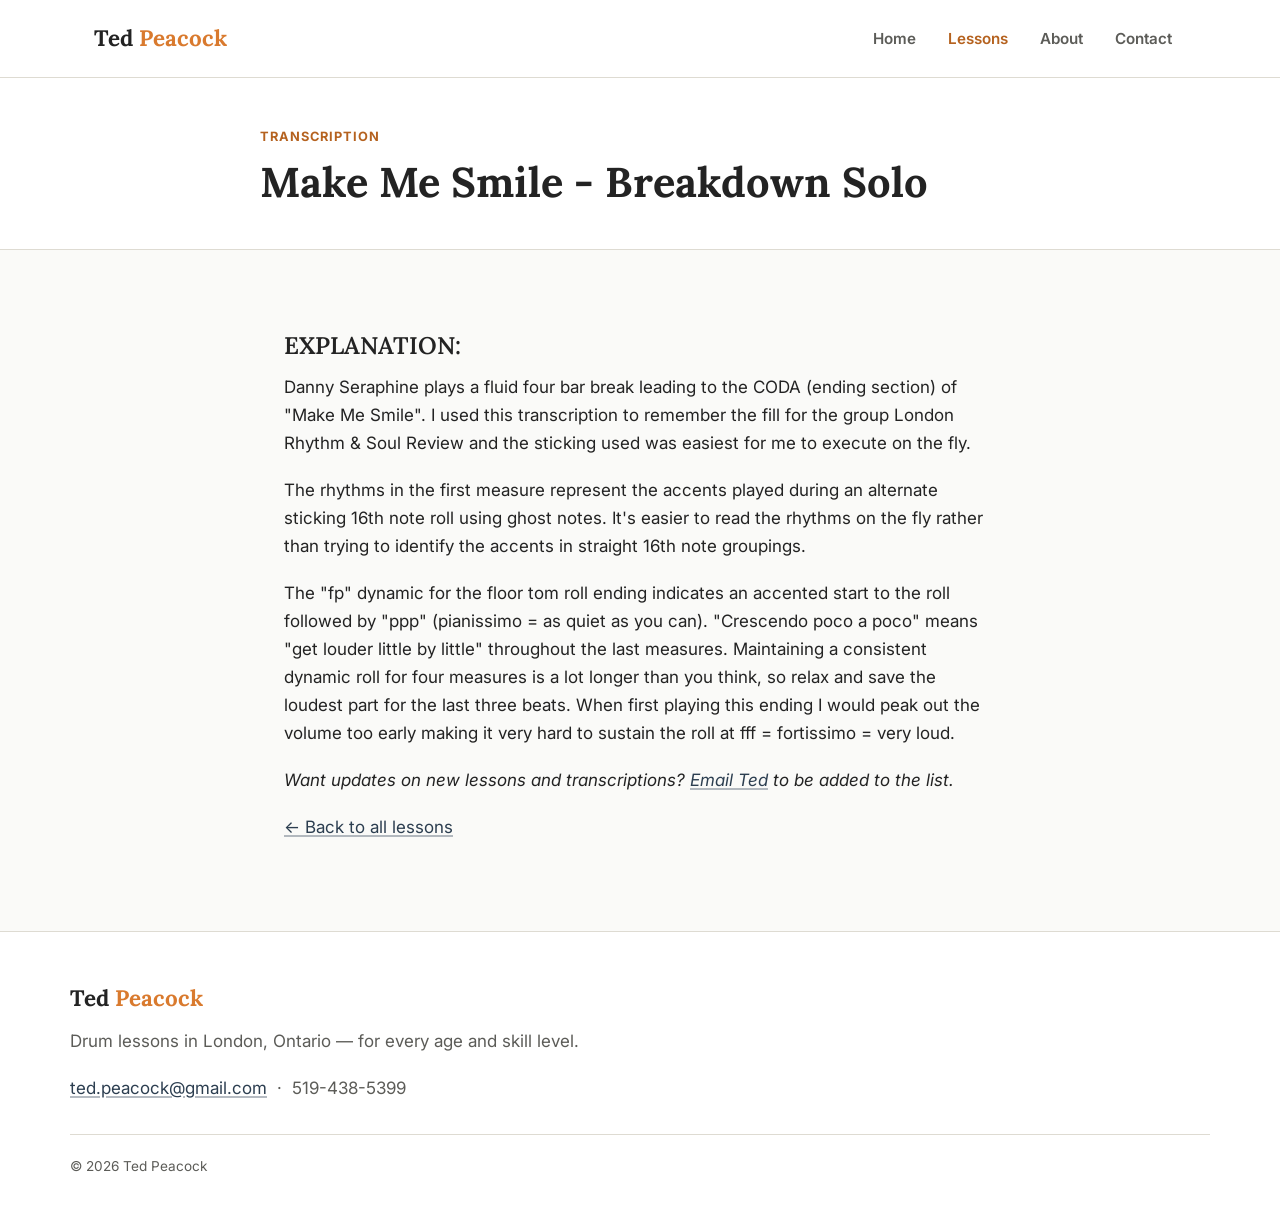
<file: make-me-smile-danny-seraphine-chicago/index.html>
<!DOCTYPE html>
<html lang="en">
<head>
<meta charset="UTF-8">
<meta name="viewport" content="width=device-width, initial-scale=1.0">
<title>Make Me Smile - Breakdown Solo — Ted Peacock</title>
<meta name="description" content="EXPLANATION: Danny Seraphine plays a fluid four bar break leading to the CODA (ending section) of 'Make Me Smile'. I used this transcription to remember the…">
<link rel="stylesheet" href="/css/style.css">

</head>
<body>
<a class="skip-link" href="#main">Skip to content</a>
<header class="site-header">
  <div class="site-header__inner">
    <a class="wordmark" href="/">Ted <span class="accent">Peacock</span></a>
    <button class="nav-toggle" aria-expanded="false" aria-controls="main-nav" onclick="document.getElementById('main-nav').classList.toggle('is-open'); this.setAttribute('aria-expanded', this.getAttribute('aria-expanded')==='true'?'false':'true');">Menu</button>
    <nav class="main-nav" id="main-nav">
      <a href="/" class="">Home</a>
      <a href="/lessons/" class="is-active">Lessons</a>
      <a href="/about/" class="">About</a>
      <a href="/contact/" class="">Contact</a>
    </nav>
  </div>
</header>
<main id="main">

<div class="page-header">
  <div class="page-header__inner">
    <span class="eyebrow">Transcription</span>
    <h1>Make Me Smile - Breakdown Solo</h1>
  </div>
</div>
<article class="prose">
  <h2>EXPLANATION:</h2>
<p>Danny Seraphine plays a fluid four bar break leading to the CODA (ending section) of "Make Me Smile". I used this transcription to remember the fill for the group London Rhythm &amp; Soul Review and the sticking used was easiest for me to execute on the fly.</p>
<p>The rhythms in the first measure represent the accents played during an alternate sticking 16th note roll using ghost notes. It's easier to read the rhythms on the fly rather than trying to identify the accents in straight 16th note groupings.</p>
<p>The "fp" dynamic for the floor tom roll ending indicates an accented start to the roll followed by "ppp" (pianissimo = as quiet as you can). "Crescendo poco a poco" means "get louder little by little" throughout the last measures. Maintaining a consistent dynamic roll for four measures is a lot longer than you think, so relax and save the loudest part for the last three beats. When first playing this ending I would peak out the volume too early making it very hard to sustain the roll at fff = fortissimo = very loud.</p>
<p><em>Want updates on new lessons and transcriptions? <a href="mailto:ted.peacock@gmail.com">Email Ted</a> to be added to the list.</em></p>
  <p><a href="/lessons/">&larr; Back to all lessons</a></p>
</article>

</main>
<footer class="site-footer">
  <div class="footer__grid">
    <div class="footer__brand">
      <a class="wordmark" href="/">Ted <span class="accent">Peacock</span></a>
      <p>Drum lessons in London, Ontario — for every age and skill level.</p>
      <p><a href="mailto:ted.peacock@gmail.com">ted.peacock@gmail.com</a> &nbsp;·&nbsp; 519-438-5399</p>
    </div>
  </div>
  <div class="footer__bottom">
    <span>&copy; 2026 Ted Peacock</span>
  </div>
</footer>
</body>
</html>
</file>
<file: css/style.css>
/* ============================================================
   Ted Peacock — design tokens
   Clean, light, professional. An instructional/studio site, not a
   performance/stage site — deliberately distinct from the dark band sites.
   ============================================================ */

@import url('https://fonts.googleapis.com/css2?family=Inter:ital,wght@0,400;0,500;0,600;0,700;1,400&family=Lora:ital,wght@0,500;0,600;0,700;1,400&display=swap');

:root {
  --paper:        #FAFAF8;   /* clean off-white */
  --paper-deep:   #F0EFEA;   /* slightly deeper panel */
  --ink:          #232323;   /* near-black, neutral (not warm/cool biased) */
  --muted:        #5C5C58;
  --amber:        #D97A2E;   /* warm accent — drum-stick orange */
  --amber-deep:   #B5621F;
  --navy:         #2C3E50;   /* secondary accent / links */
  --hairline:     #DEDBD2;
  --white:        #FFFFFF;

  --font-display: 'Lora', Georgia, serif;
  --font-body:    'Inter', -apple-system, sans-serif;

  --max-width: 1140px;
  --radius: 6px;
}

* { box-sizing: border-box; }
html { scroll-behavior: smooth; }

body {
  margin: 0;
  background: var(--paper);
  color: var(--ink);
  font-family: var(--font-body);
  font-size: 17px;
  line-height: 1.65;
  -webkit-font-smoothing: antialiased;
}

img { max-width: 100%; display: block; }

a {
  color: var(--navy);
  text-decoration: underline;
  text-decoration-color: rgba(44, 62, 80, 0.35);
  text-decoration-thickness: 1.5px;
  text-underline-offset: 2px;
}
a:hover { color: var(--amber-deep); text-decoration-color: currentColor; }

h1, h2, h3, h4 {
  font-family: var(--font-display);
  font-weight: 600;
  line-height: 1.2;
  margin: 0 0 0.5em;
  color: var(--ink);
}
h1 { font-weight: 700; }

p { margin: 0 0 1.1em; }

.container { max-width: var(--max-width); margin: 0 auto; padding: 0 24px; }

.skip-link { position: absolute; left: -999px; top: 0; background: var(--amber); color: var(--white); padding: 10px 16px; z-index: 200; }
.skip-link:focus { left: 12px; top: 12px; }
:focus-visible { outline: 3px solid var(--amber); outline-offset: 2px; }

@media (prefers-reduced-motion: reduce) {
  *, *::before, *::after { animation-duration: 0.001ms !important; transition-duration: 0.001ms !important; }
}

/* ============================================================
   Header / nav
   ============================================================ */

.site-header { background: var(--white); border-bottom: 1px solid var(--hairline); position: sticky; top: 0; z-index: 100; }
.site-header__inner { display: flex; align-items: center; justify-content: space-between; padding: 18px 24px; max-width: var(--max-width); margin: 0 auto; gap: 16px; }

.wordmark { font-family: var(--font-display); font-weight: 700; font-size: 1.4rem; color: var(--ink); text-decoration: none; white-space: nowrap; }
.wordmark:hover { color: var(--ink); }
.wordmark span.accent { color: var(--amber); }

.main-nav { display: flex; gap: 4px; flex-wrap: wrap; align-items: center; }
.main-nav a { font-weight: 600; text-decoration: none; color: var(--muted); font-size: 0.95rem; padding: 8px 14px; border-radius: var(--radius); }
.main-nav a:hover { background: var(--paper-deep); color: var(--ink); }
.main-nav a.is-active { color: var(--amber-deep); }

.nav-toggle { display: none; background: none; border: 1.5px solid var(--hairline); border-radius: var(--radius); padding: 6px 14px; font-size: 0.95rem; font-weight: 600; cursor: pointer; }

@media (max-width: 820px) {
  .nav-toggle { display: inline-block; }
  .main-nav { display: none; flex-direction: column; align-items: stretch; width: 100%; padding: 8px 0 4px; }
  .main-nav.is-open { display: flex; }
  .site-header__inner { flex-wrap: wrap; }
}

/* ============================================================
   Hero
   ============================================================ */

.hero { background: var(--white); border-bottom: 1px solid var(--hairline); padding: 72px 24px; }
.hero__inner { max-width: var(--max-width); margin: 0 auto; display: grid; grid-template-columns: 1.1fr 0.9fr; gap: 56px; align-items: center; }
.hero .eyebrow { font-weight: 700; text-transform: uppercase; letter-spacing: 0.08em; font-size: 0.82rem; color: var(--amber-deep); display: block; margin-bottom: 14px; }
.hero h1 { font-size: clamp(2.2rem, 4.5vw, 3.2rem); margin-bottom: 18px; }
.hero p.lede { font-size: 1.15rem; color: var(--muted); max-width: 480px; margin-bottom: 30px; }
.hero__photo { border-radius: var(--radius); overflow: hidden; border: 1px solid var(--hairline); }
.hero__photo img { width: 100%; height: 420px; object-fit: cover; }

@media (max-width: 860px) {
  .hero__inner { grid-template-columns: 1fr; gap: 32px; }
  .hero__photo img { height: 280px; }
}

.hero__cta { display: flex; gap: 12px; flex-wrap: wrap; }

.btn { display: inline-block; font-weight: 700; font-size: 0.95rem; text-decoration: none; padding: 13px 26px; border-radius: var(--radius); border: 2px solid transparent; }
.btn--primary { background: var(--amber); color: var(--white); border-color: var(--amber); }
.btn--primary:hover { background: var(--amber-deep); border-color: var(--amber-deep); color: var(--white); }
.btn--ghost { background: transparent; color: var(--ink); border-color: var(--hairline); }
.btn--ghost:hover { border-color: var(--ink); }

/* ============================================================
   Sections
   ============================================================ */

.section { padding: 64px 24px; }
.section--alt { background: var(--paper-deep); border-top: 1px solid var(--hairline); border-bottom: 1px solid var(--hairline); }
.section__header { display: flex; justify-content: space-between; align-items: baseline; flex-wrap: wrap; gap: 12px; margin-bottom: 32px; max-width: var(--max-width); margin-left: auto; margin-right: auto; }
.section__header h2 { font-size: 1.8rem; margin: 0; }
.section__header .see-all { font-weight: 700; font-size: 0.9rem; white-space: nowrap; }

/* ============================================================
   Lesson cards
   ============================================================ */

.lesson-grid { max-width: var(--max-width); margin: 0 auto; display: grid; grid-template-columns: repeat(3, 1fr); gap: 24px; }
@media (max-width: 920px) { .lesson-grid { grid-template-columns: repeat(2, 1fr); } }
@media (max-width: 620px) { .lesson-grid { grid-template-columns: 1fr; } }

.lesson-card { background: var(--white); border: 1px solid var(--hairline); border-radius: var(--radius); padding: 26px 24px; text-decoration: none; color: var(--ink); display: block; transition: transform 0.15s ease, box-shadow 0.15s ease; }
.lesson-card:hover { transform: translateY(-3px); box-shadow: 0 8px 20px rgba(0,0,0,0.06); }
.lesson-card__number { display: inline-flex; align-items: center; justify-content: center; width: 36px; height: 36px; background: var(--amber); color: var(--white); border-radius: 50%; font-weight: 700; font-size: 0.95rem; margin-bottom: 14px; }
.lesson-card__title { font-family: var(--font-display); font-size: 1.25rem; font-weight: 600; margin: 0; }

.transcription-card { background: var(--white); border: 1px solid var(--hairline); border-radius: var(--radius); padding: 26px 24px; text-decoration: none; color: var(--ink); display: block; transition: transform 0.15s ease, box-shadow 0.15s ease; }
.transcription-card:hover { transform: translateY(-3px); box-shadow: 0 8px 20px rgba(0,0,0,0.06); }
.transcription-card__title { font-family: var(--font-display); font-size: 1.2rem; font-weight: 600; margin: 0 0 4px; }
.transcription-card__subtitle { font-size: 0.9rem; color: var(--muted); }
.transcription-card__badge { display: inline-block; margin-top: 14px; font-size: 0.78rem; font-weight: 700; text-transform: uppercase; letter-spacing: 0.04em; color: var(--amber-deep); background: rgba(217,122,46,0.1); padding: 4px 10px; border-radius: 999px; }

/* ============================================================
   Testimonials
   ============================================================ */

.testimonial-grid { max-width: var(--max-width); margin: 0 auto; display: grid; grid-template-columns: repeat(2, 1fr); gap: 24px; }
@media (max-width: 760px) { .testimonial-grid { grid-template-columns: 1fr; } }
.testimonial { background: var(--white); border: 1px solid var(--hairline); border-radius: var(--radius); padding: 28px 30px; }
.testimonial__name { font-weight: 700; font-size: 0.95rem; margin-bottom: 10px; }
.testimonial__detail { font-size: 0.92rem; color: var(--muted); margin-bottom: 14px; }
.testimonial__quote { font-style: italic; color: var(--ink); margin: 0; }

/* ============================================================
   Footer
   ============================================================ */

.site-footer { background: var(--white); border-top: 1px solid var(--hairline); padding: 48px 24px 32px; }
.footer__grid { max-width: var(--max-width); margin: 0 auto; }
.footer__brand p { color: var(--muted); margin-top: 10px; }
.footer__bottom { max-width: var(--max-width); margin: 32px auto 0; padding-top: 20px; border-top: 1px solid var(--hairline); font-size: 0.85rem; color: var(--muted); }

/* ============================================================
   Page content
   ============================================================ */

.page-header { background: var(--white); border-bottom: 1px solid var(--hairline); padding: 48px 24px 36px; }
.page-header__inner { max-width: 760px; margin: 0 auto; }
.page-header .eyebrow { font-weight: 700; text-transform: uppercase; letter-spacing: 0.08em; font-size: 0.8rem; color: var(--amber-deep); display: block; margin-bottom: 10px; }
.page-header h1 { font-size: clamp(1.9rem, 4vw, 2.6rem); margin-bottom: 6px; }
.page-header .meta { color: var(--muted); font-size: 0.95rem; }

.prose { max-width: 760px; margin: 0 auto; padding: 44px 24px 72px; }
.prose img { border-radius: var(--radius); margin: 8px auto 20px; max-width: 100%; border: 1px solid var(--hairline); }
.prose video { width: 100%; border-radius: var(--radius); margin: 8px 0 24px; border: 1px solid var(--hairline); background: #000; }
.prose h2 { margin-top: 1.6em; font-size: 1.5rem; }
.prose h3, .prose h4 { margin-top: 1.4em; font-size: 1.15rem; }
.prose ul, .prose ol { padding-left: 1.3em; margin-bottom: 1.1em; }
.prose li { margin-bottom: 0.4em; }
.prose hr { border: none; border-top: 1px solid var(--hairline); margin: 2.5em 0; }

.download-link { display: inline-flex; align-items: center; gap: 8px; background: var(--paper-deep); border: 1px solid var(--hairline); border-radius: var(--radius); padding: 12px 18px; font-weight: 700; text-decoration: none; color: var(--ink); margin: 6px 0 24px; }
.download-link:hover { background: var(--white); border-color: var(--amber); color: var(--amber-deep); }

.empty-note { background: var(--paper-deep); border: 1px dashed var(--hairline); border-radius: var(--radius); padding: 20px; color: var(--muted); font-size: 0.95rem; }
</file>
